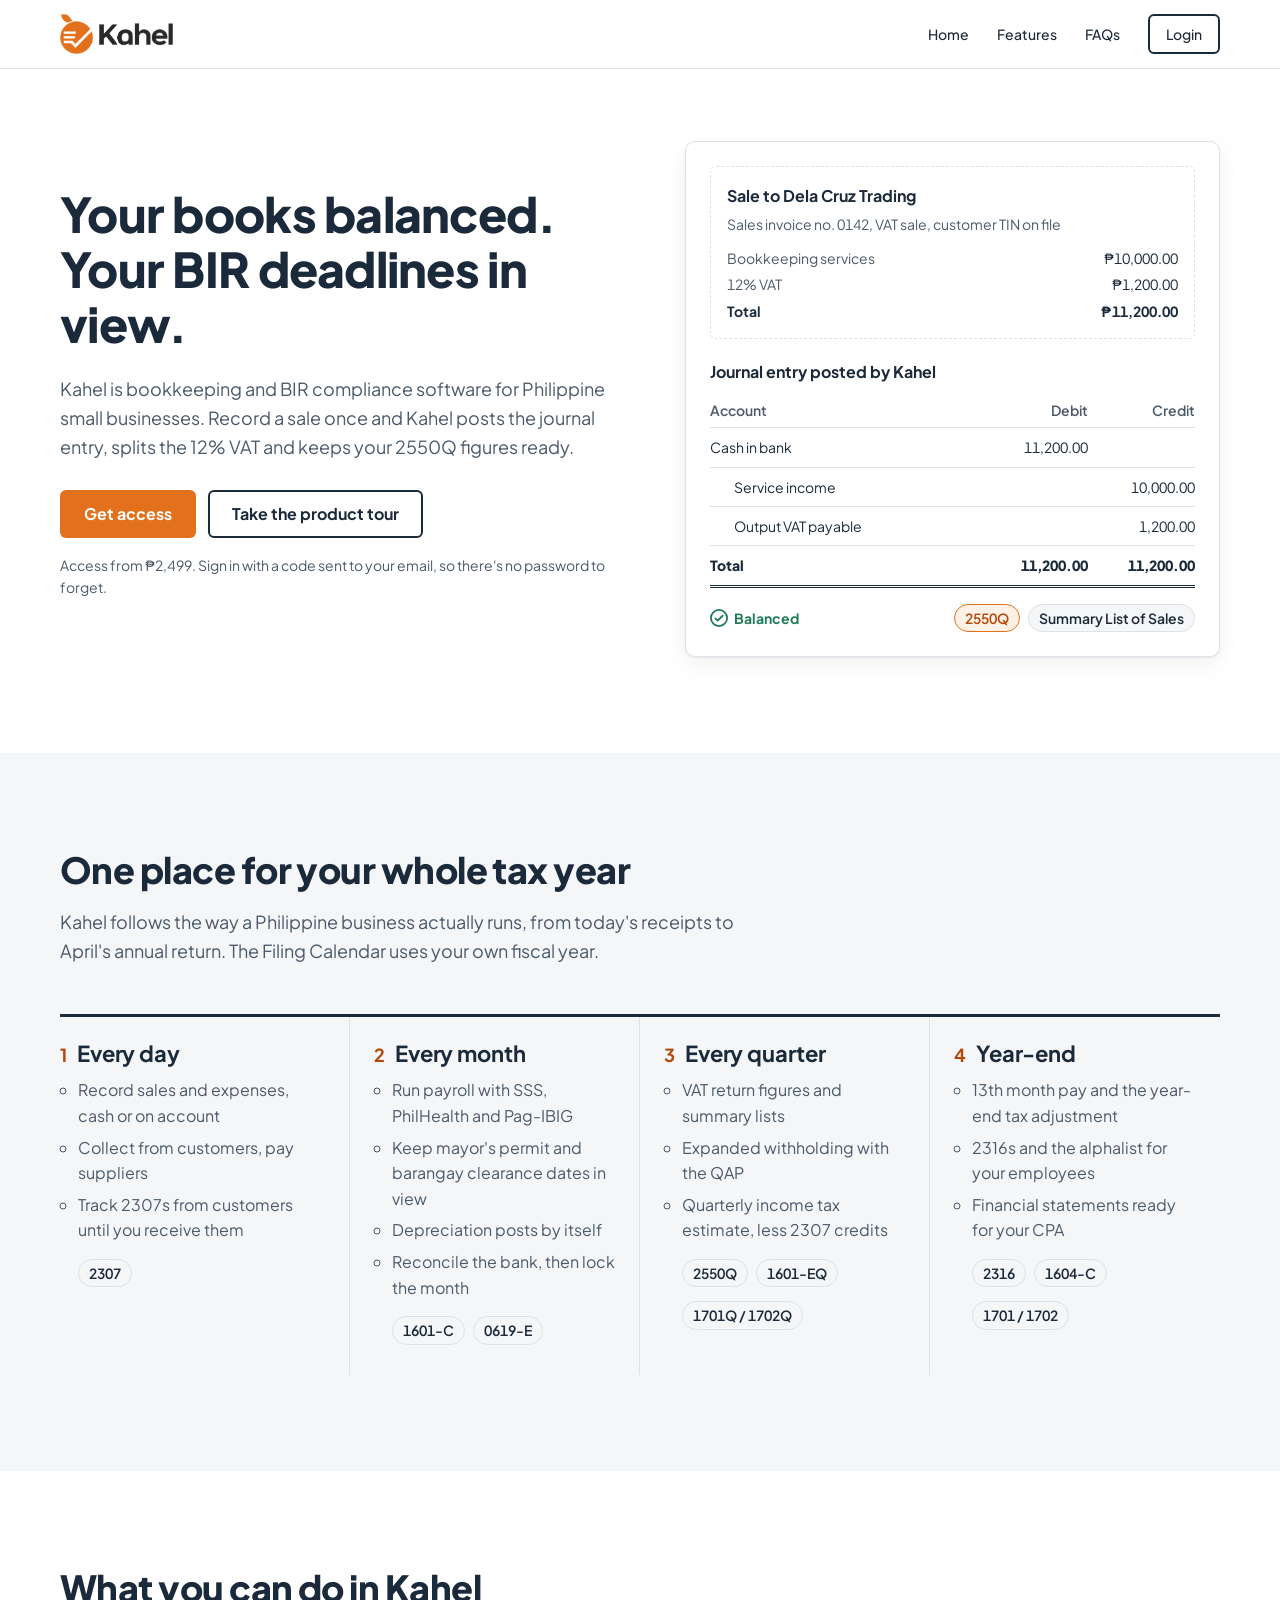
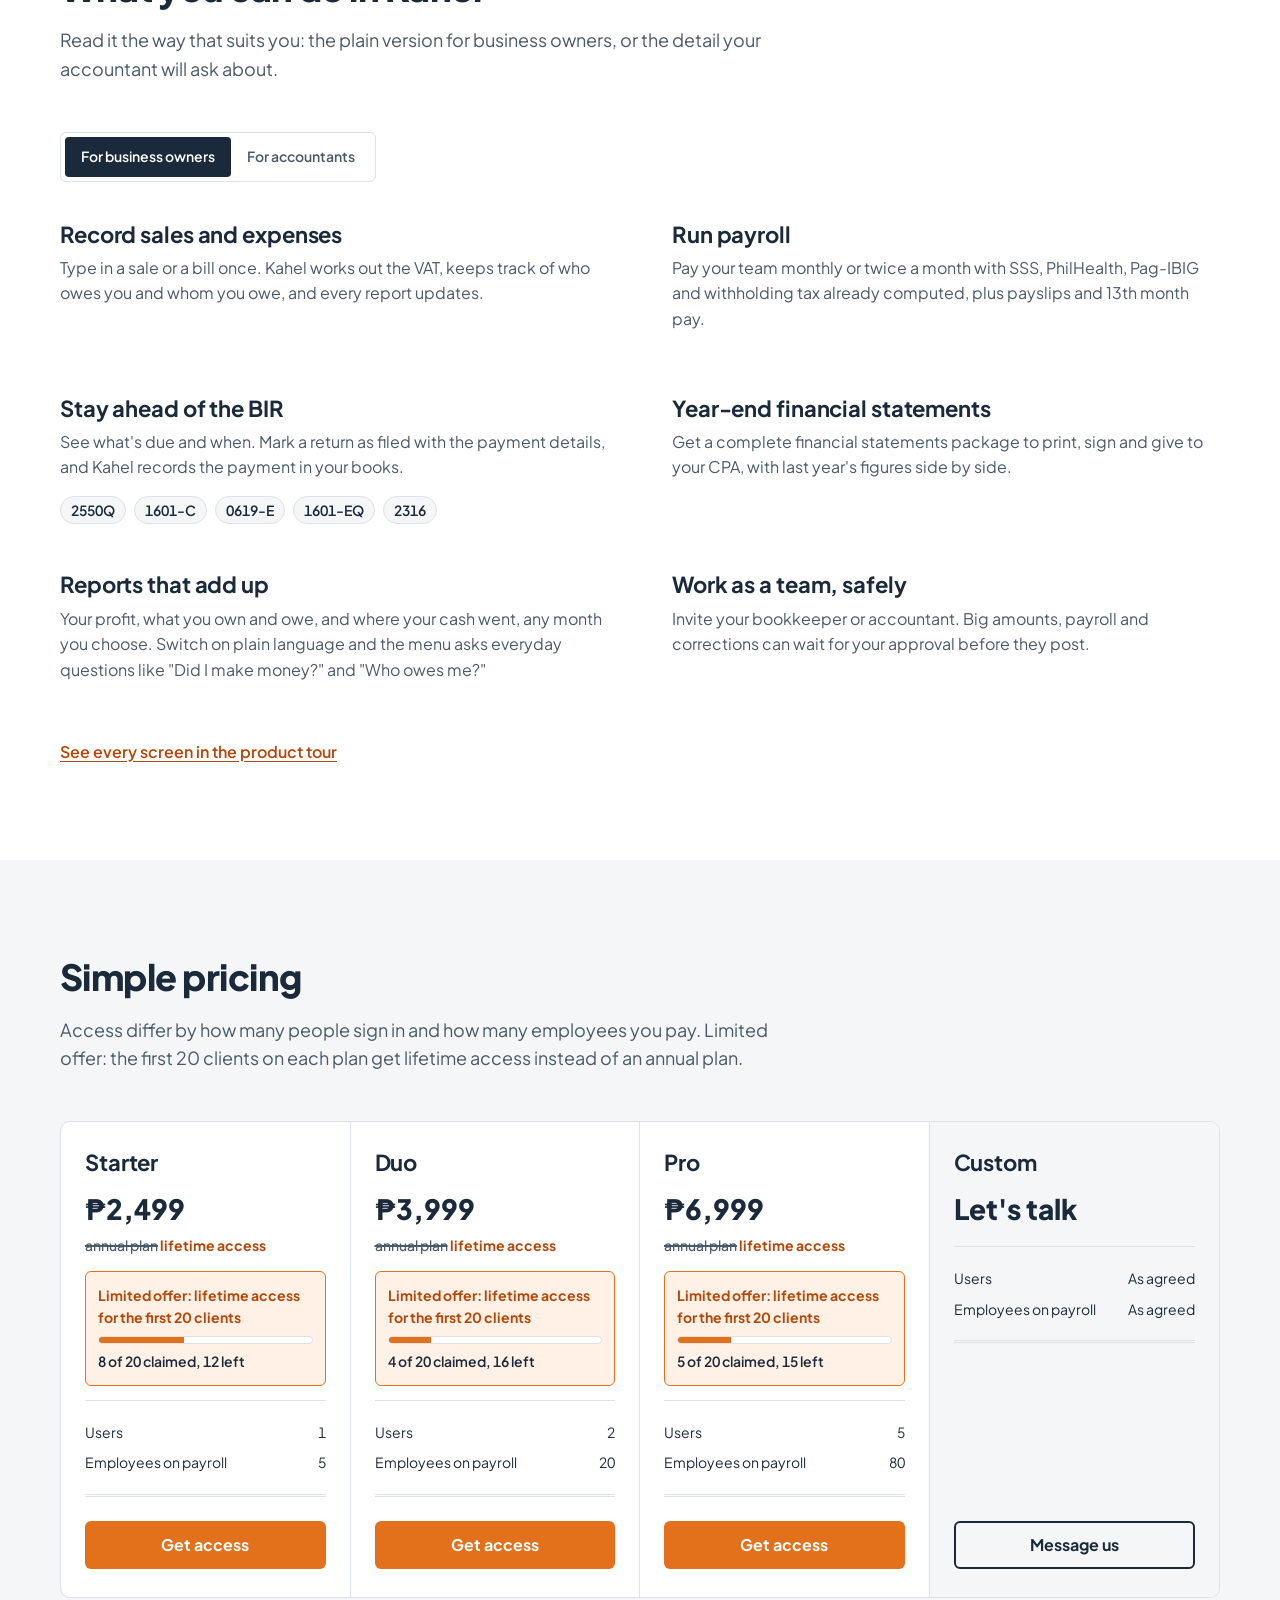
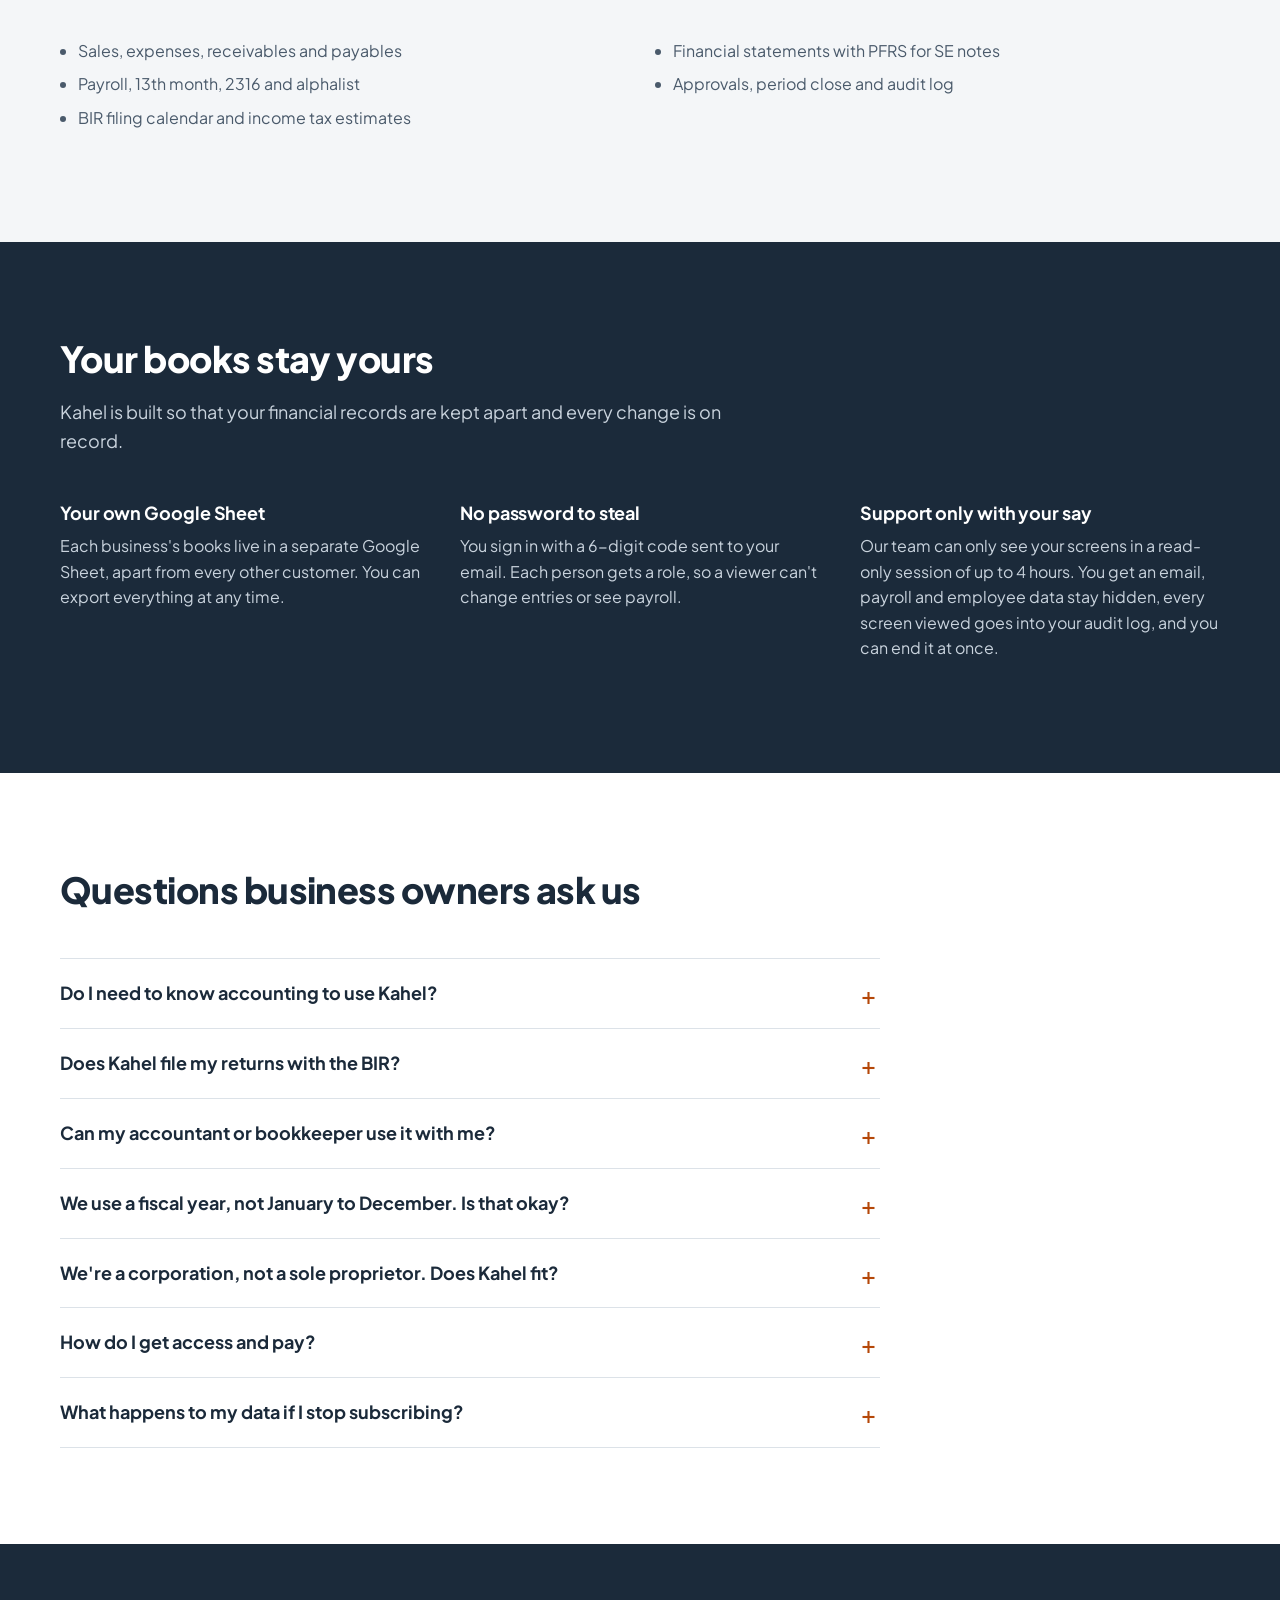
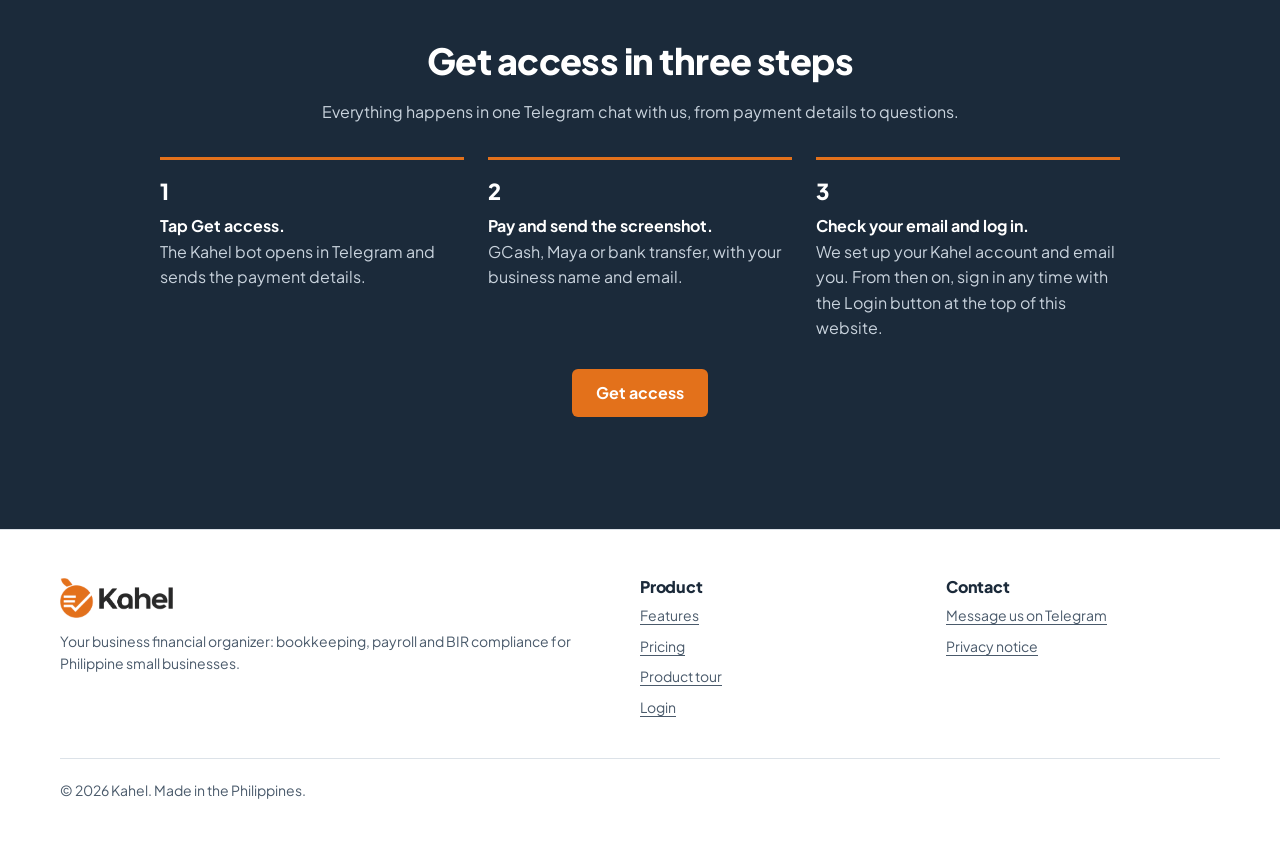
<file: index.html>
<!doctype html>
<html lang="en-PH">
<head>
  <meta charset="utf-8">
  <meta name="viewport" content="width=device-width, initial-scale=1">
  <title>Kahel: bookkeeping and BIR compliance for PH small businesses</title>
  <meta name="description" content="Record sales, expenses and payroll once. Kahel keeps balanced books, tracks your BIR deadlines and prepares your 2550Q, 2316 and year-end statements. Access from ₱2,499.">
  <link rel="canonical" href="https://librongkahel.online/">
  <meta property="og:url" content="https://librongkahel.online/">
  <meta property="og:type" content="website">
  <meta property="og:title" content="Kahel: your books balanced, your BIR deadlines in view">
  <meta property="og:description" content="Bookkeeping, payroll and BIR compliance for Philippine small businesses. Access from ₱2,499.">
  <meta name="twitter:card" content="summary_large_image">
  <meta name="theme-color" content="#E3711B">
  <link rel="icon" href="assets/img/favicon.png" type="image/png">
  <link rel="apple-touch-icon" href="assets/img/apple-touch-icon.png">
  <meta property="og:image" content="https://librongkahel.online/assets/img/og-image.jpg">
  <meta property="og:image:width" content="1200">
  <meta property="og:image:height" content="630">
  <link rel="preconnect" href="https://fonts.googleapis.com">
  <link rel="preconnect" href="https://fonts.gstatic.com" crossorigin>
  <link href="https://fonts.googleapis.com/css2?family=Plus+Jakarta+Sans:wght@400;500;600;700;800&display=swap" rel="stylesheet">
  <link rel="stylesheet" href="assets/css/styles.css">
  <script type="application/ld+json">
  {
    "@context": "https://schema.org",
    "@graph": [
      { "@type": "Organization", "name": "Kahel", "url": "https://librongkahel.online/", "logo": "https://librongkahel.online/assets/img/icon-512.png" },
      {
        "@type": "SoftwareApplication",
        "name": "Kahel",
        "applicationCategory": "BusinessApplication",
        "operatingSystem": "Web",
        "offers": [
          { "@type": "Offer", "name": "Starter", "price": "2499", "priceCurrency": "PHP" },
          { "@type": "Offer", "name": "Duo", "price": "3999", "priceCurrency": "PHP" },
          { "@type": "Offer", "name": "Pro", "price": "6999", "priceCurrency": "PHP" }
        ]
      }
    ]
  }
  </script>
</head>
<body>
<a class="skip" href="#main">Skip to content</a>

<header class="site-header">
  <div class="wrap">
    <a class="wordmark" href="index.html" aria-label="Kahel home"><img class="logo" src="assets/img/logo.png" alt="Kahel" width="102" height="36" onerror="this.replaceWith('Kahel')"></a>
    <button class="nav-toggle" type="button" aria-expanded="false" aria-controls="site-nav">Menu</button>
    <nav class="nav" id="site-nav" aria-label="Main">
      <a href="index.html">Home</a>
      <a href="index.html#features">Features</a>
      <a href="index.html#faq">FAQs</a>
      <a class="btn btn--secondary" href="#" data-signin>Login</a>
    </nav>
  </div>
</header>

<main id="main">

  <!-- Hero: a document becomes a balanced entry -->
  <section class="hero">
    <div class="wrap">
      <div>
        <h1>Your books balanced. Your BIR deadlines in view.</h1>
        <p class="hero-lede">Kahel is bookkeeping and BIR compliance software for Philippine small businesses. Record a sale once and Kahel posts the journal entry, splits the 12% VAT and keeps your 2550Q figures ready.</p>
        <div class="hero-actions">
          <a class="btn btn--primary" href="#" data-getaccess>Get access</a>
          <a class="btn btn--secondary" href="tour.html">Take the product tour</a>
        </div>
        <p class="hero-note">Access from ₱2,499. Sign in with a code sent to your email, so there's no password to forget.</p>
      </div>

      <figure class="entry-demo" aria-label="Example: a VAT sale of ₱11,200 recorded as a balanced journal entry">
        <div class="doc">
          <p class="doc-title">Sale to Dela Cruz Trading</p>
          <p class="doc-meta">Sales invoice no. 0142, VAT sale, customer TIN on file</p>
          <dl class="doc-rows num">
            <dt>Bookkeeping services</dt><dd>₱10,000.00</dd>
            <dt>12% VAT</dt><dd>₱1,200.00</dd>
            <dt class="doc-total">Total</dt><dd class="doc-total">₱11,200.00</dd>
          </dl>
        </div>
        <table class="ledger num">
          <caption>Journal entry posted by Kahel</caption>
          <thead><tr><th scope="col">Account</th><th scope="col" class="amt">Debit</th><th scope="col" class="amt">Credit</th></tr></thead>
          <tbody>
            <tr class="line"><td>Cash in bank</td><td class="amt">11,200.00</td><td class="amt"></td></tr>
            <tr class="line"><td class="cr-acct">Service income</td><td class="amt"></td><td class="amt">10,000.00</td></tr>
            <tr class="line"><td class="cr-acct">Output VAT payable</td><td class="amt"></td><td class="amt">1,200.00</td></tr>
          </tbody>
          <tfoot><tr><td>Total</td><td class="amt">11,200.00</td><td class="amt">11,200.00</td></tr></tfoot>
        </table>
        <div class="entry-foot">
          <span class="balanced">
            <svg viewBox="0 0 20 20" aria-hidden="true"><circle cx="10" cy="10" r="9" fill="none" stroke="currentColor" stroke-width="2"/><path d="M6 10.5l2.5 2.5L14 7.5" fill="none" stroke="currentColor" stroke-width="2" stroke-linecap="round" stroke-linejoin="round"/></svg>
            Balanced
          </span>
          <ul class="chips" aria-label="Where this sale shows up">
            <li><span class="chip chip--lit">2550Q</span></li>
            <li><span class="chip">Summary List of Sales</span></li>
          </ul>
        </div>
      </figure>
    </div>
  </section>

  <!-- The year's rhythm: a real sequence -->
  <section class="section section--mist" aria-labelledby="rhythm-title">
    <div class="wrap">
      <div class="section-head">
        <h2 id="rhythm-title">One place for your whole tax year</h2>
        <p>Kahel follows the way a Philippine business actually runs, from today's receipts to April's annual return. The Filing Calendar uses your own fiscal year.</p>
      </div>
      <ol class="rhythm">
        <li>
          <h3>Every day</h3>
          <ul>
            <li>Record sales and expenses, cash or on account</li>
            <li>Collect from customers, pay suppliers</li>
            <li>Track 2307s from customers until you receive them</li>
          </ul>
          <ul class="chips"><li><span class="chip">2307</span></li></ul>
        </li>
        <li>
          <h3>Every month</h3>
          <ul>
            <li>Run payroll with SSS, PhilHealth and Pag-IBIG</li>
            <li>Keep mayor's permit and barangay clearance dates in view</li>
            <li>Depreciation posts by itself</li>
            <li>Reconcile the bank, then lock the month</li>
          </ul>
          <ul class="chips"><li><span class="chip">1601-C</span></li><li><span class="chip">0619-E</span></li></ul>
        </li>
        <li>
          <h3>Every quarter</h3>
          <ul>
            <li>VAT return figures and summary lists</li>
            <li>Expanded withholding with the QAP</li>
            <li>Quarterly income tax estimate, less 2307 credits</li>
          </ul>
          <ul class="chips"><li><span class="chip">2550Q</span></li><li><span class="chip">1601-EQ</span></li><li><span class="chip">1701Q / 1702Q</span></li></ul>
        </li>
        <li>
          <h3>Year-end</h3>
          <ul>
            <li>13th month pay and the year-end tax adjustment</li>
            <li>2316s and the alphalist for your employees</li>
            <li>Financial statements ready for your CPA</li>
          </ul>
          <ul class="chips"><li><span class="chip">2316</span></li><li><span class="chip">1604-C</span></li><li><span class="chip">1701 / 1702</span></li></ul>
        </li>
      </ol>
    </div>
  </section>

  <!-- Features with audience switch -->
  <section class="section" id="features" aria-labelledby="features-title">
    <div class="wrap">
      <div class="section-head">
        <h2 id="features-title">What you can do in Kahel</h2>
        <p>Read it the way that suits you: the plain version for business owners, or the detail your accountant will ask about.</p>
      </div>
      <div class="switch" role="group" aria-label="Show details for" data-switch="feature-list">
        <button type="button" value="owner" aria-pressed="true">For business owners</button>
        <button type="button" value="cpa" aria-pressed="false">For accountants</button>
      </div>

      <div class="features" id="feature-list" data-audience="owner">
        <div class="feature">
          <h3>Record sales and expenses</h3>
          <p class="for-owner">Type in a sale or a bill once. Kahel works out the VAT, keeps track of who owes you and whom you owe, and every report updates.</p>
          <p class="for-cpa">Compound lines with a VAT split per line, withholding received and deducted, multi-invoice settlements, and a customer and supplier directory with TINs for the BIR lists. Every document posts a balanced double-entry journal entry.</p>
        </div>
        <div class="feature">
          <h3>Run payroll</h3>
          <p class="for-owner">Pay your team monthly or twice a month with SSS, PhilHealth, Pag-IBIG and withholding tax already computed, plus payslips and 13th month pay.</p>
          <p class="for-cpa">Enrolment switches for employees not yet registered, payroll history per employee, 13th month with partial payments, year-end annualization (refund or collect), 2316 worksheets and the 1604-C alphalist CSV.</p>
        </div>
        <div class="feature">
          <h3>Stay ahead of the BIR</h3>
          <p class="for-owner">See what's due and when. Mark a return as filed with the payment details, and Kahel records the payment in your books.</p>
          <p class="for-cpa">Fiscal-year-aware BIR, SEC and statutory calendar; income tax estimates (graduated, 8%, RCIT/MCIT); 2307 tracking where only received certificates count as credits; BIR working papers #10 to #18 in CSV, XLSX and print.</p>
          <ul class="chips"><li><span class="chip">2550Q</span></li><li><span class="chip">1601-C</span></li><li><span class="chip">0619-E</span></li><li><span class="chip">1601-EQ</span></li><li><span class="chip">2316</span></li></ul>
        </div>
        <div class="feature">
          <h3>Year-end financial statements</h3>
          <p class="for-owner">Get a complete financial statements package to print, sign and give to your CPA, with last year's figures side by side.</p>
          <p class="for-cpa">Cover, SMR, four statements with prior-year comparatives, eight notes following PFRS for Small Entities and a tax note. Five automatic checks before it builds; export to PDF or a Google Doc shared with you.</p>
        </div>
        <div class="feature">
          <h3>Reports that add up</h3>
          <p class="for-owner">Your profit, what you own and owe, and where your cash went, any month you choose. Switch on plain language and the menu asks everyday questions like "Did I make money?" and "Who owes me?"</p>
          <p class="for-cpa">General ledger, trial balance, P&amp;L, balance sheet, cash flow, changes in equity and ratios, all computed from journal lines. Philippine chart of accounts with BIR and RCA codes; fixed assets, periodic inventory and bank reconciliation.</p>
        </div>
        <div class="feature">
          <h3>Work as a team, safely</h3>
          <p class="for-owner">Invite your bookkeeper or accountant. Big amounts, payroll and corrections can wait for your approval before they post.</p>
          <p class="for-cpa">Owner, Accountant, Bookkeeper and Viewer roles; approval workflows; voids only in open months with no filed return, otherwise a dated reversal; month-end period close; a full audit log of every action.</p>
        </div>
      </div>
      <p class="tour-link"><a href="tour.html">See every screen in the product tour</a></p>
    </div>
  </section>

  <!-- Pricing -->
  <section class="section section--mist" id="pricing" aria-labelledby="pricing-title">
    <div class="wrap">
      <div class="section-head">
        <h2 id="pricing-title">Simple pricing</h2>
        <p>Access differ by how many people sign in and how many employees you pay. Limited offer: the first 20 clients on each plan get lifetime access instead of an annual plan.</p>
      </div>
      <div class="plans">
        <div class="plan" data-plan-card="starter">
          <h3>Starter</h3>
          <p class="price">₱2,499 <small><s data-annual>annual plan</s> <span data-term>lifetime access</span></small></p>
          <div class="offer" data-offer>
            <p class="offer-title">Limited offer: lifetime access for the first <span data-total>20</span> clients</p>
            <div class="meter" role="progressbar" aria-label="Starter lifetime slots claimed" aria-valuemin="0" aria-valuemax="20" aria-valuenow="8" data-meter><span style="width:40%"></span></div>
            <p class="offer-count num" data-offer-count>8 of 20 claimed, 12 left</p>
          </div>
          <ul class="limits"><li><span>Users</span><span>1</span></li><li><span>Employees on payroll</span><span>5</span></li></ul>
          <a class="btn btn--primary" href="#" data-getaccess data-plan="starter">Get access</a>
        </div>
        <div class="plan" data-plan-card="duo">
          <h3>Duo</h3>
          <p class="price">₱3,999 <small><s data-annual>annual plan</s> <span data-term>lifetime access</span></small></p>
          <div class="offer" data-offer>
            <p class="offer-title">Limited offer: lifetime access for the first <span data-total>20</span> clients</p>
            <div class="meter" role="progressbar" aria-label="Duo lifetime slots claimed" aria-valuemin="0" aria-valuemax="20" aria-valuenow="15" data-meter><span style="width:75%"></span></div>
            <p class="offer-count num" data-offer-count>15 of 20 claimed, 5 left</p>
          </div>
          <ul class="limits"><li><span>Users</span><span>2</span></li><li><span>Employees on payroll</span><span>20</span></li></ul>
          <a class="btn btn--primary" href="#" data-getaccess data-plan="duo">Get access</a>
        </div>
        <div class="plan" data-plan-card="pro">
          <h3>Pro</h3>
          <p class="price">₱6,999 <small><s data-annual>annual plan</s> <span data-term>lifetime access</span></small></p>
          <div class="offer" data-offer>
            <p class="offer-title">Limited offer: lifetime access for the first <span data-total>20</span> clients</p>
            <div class="meter" role="progressbar" aria-label="Pro lifetime slots claimed" aria-valuemin="0" aria-valuemax="20" aria-valuenow="18" data-meter><span style="width:90%"></span></div>
            <p class="offer-count num" data-offer-count>18 of 20 claimed, 2 left</p>
          </div>
          <ul class="limits"><li><span>Users</span><span>5</span></li><li><span>Employees on payroll</span><span>80</span></li></ul>
          <a class="btn btn--primary" href="#" data-getaccess data-plan="pro">Get access</a>
        </div>
        <div class="plan">
          <h3>Custom</h3>
          <p class="price">Let's talk</p>
          <ul class="limits"><li><span>Users</span><span>As agreed</span></li><li><span>Employees on payroll</span><span>As agreed</span></li></ul>
          <a class="btn btn--secondary" href="#" data-getaccess data-plan="custom">Message us</a>
        </div>
      </div>
      <ul class="includes">
        <li>Sales, expenses, receivables and payables</li>
        <li>Payroll, 13th month, 2316 and alphalist</li>
        <li>BIR filing calendar and income tax estimates</li>
        <li>Financial statements with PFRS for SE notes</li>
        <li>Approvals, period close and audit log</li>
      </ul>
    </div>
  </section>

  <!-- Data safety -->
  <section class="section section--ink" aria-labelledby="data-title">
    <div class="wrap">
      <div class="section-head">
        <h2 id="data-title">Your books stay yours</h2>
        <p>Kahel is built so that your financial records are kept apart and every change is on record.</p>
      </div>
      <div class="facts">
        <div>
          <h3>Your own Google Sheet</h3>
          <p>Each business's books live in a separate Google Sheet, apart from every other customer. You can export everything at any time.</p>
        </div>
        <div>
          <h3>No password to steal</h3>
          <p>You sign in with a 6-digit code sent to your email. Each person gets a role, so a viewer can't change entries or see payroll.</p>
        </div>
        <div>
          <h3>Support only with your say</h3>
          <p>Our team can only see your screens in a read-only session of up to 4 hours. You get an email, payroll and employee data stay hidden, every screen viewed goes into your audit log, and you can end it at once.</p>
        </div>
      </div>
    </div>
  </section>

  <!-- FAQ -->
  <section class="section" id="faq" aria-labelledby="faq-title">
    <div class="wrap">
      <div class="section-head"><h2 id="faq-title">Questions business owners ask us</h2></div>
      <div class="faq">
        <details>
          <summary>Do I need to know accounting to use Kahel?</summary>
          <p>No. You record what happened (a sale, a bill, a payment) and Kahel makes the journal entries. Plain-language mode swaps terms like "accounts receivable" for "money you're owed". Your accountant can still see the full detail.</p>
        </details>
        <details>
          <summary>Does Kahel file my returns with the BIR?</summary>
          <p>Kahel prepares the figures, worksheets and lists and tells you when each return is due. You or your accountant still file and pay through the BIR's own channels, then mark the return as filed in Kahel.</p>
        </details>
        <details>
          <summary>Can my accountant or bookkeeper use it with me?</summary>
          <p>Yes. Invite them by email and choose their role. Each person who signs in uses one user seat on your plan.</p>
        </details>
        <details>
          <summary>We use a fiscal year, not January to December. Is that okay?</summary>
          <p>Yes. Set your fiscal year during setup and the filing calendar, reports and financial statements follow it.</p>
        </details>
        <details>
          <summary>We're a corporation, not a sole proprietor. Does Kahel fit?</summary>
          <p>Kahel supports sole proprietorships, one-person corporations and corporations, VAT and non-VAT, service or retail and food. Income tax estimates cover graduated rates, the 8% option and corporate RCIT and MCIT.</p>
        </details>
        <details>
          <summary>How do I get access and pay?</summary>
          <p>Tap Get access and our Telegram bot sends the payment details right away. Pay by GCash, Maya or bank transfer, send the screenshot in the same chat, and we set up your account. You get an Acknowledgement Receipt by email, and annual access get a reminder before each renewal.</p>
        </details>
        <details>
          <summary>What happens to my data if I stop subscribing?</summary>
          <p>The business owner and the accountant can still sign in to a "Your data" screen during a retention period and download all your records. We email notices 30, 7 and 1 day before anything is deleted.</p>
        </details>
      </div>
    </div>
  </section>

  <!-- Get access -->
  <section class="section section--ink cta-band" id="get-access" aria-labelledby="access-title">
    <div class="wrap">
      <h2 id="access-title">Get access in three steps</h2>
      <p>Everything happens in one Telegram chat with us, from payment details to questions.</p>
      <ol class="steps">
        <li><strong>Tap Get access.</strong> The Kahel bot opens in Telegram and sends the payment details.</li>
        <li><strong>Pay and send the screenshot.</strong> GCash, Maya or bank transfer, with your business name and email.</li>
        <li><strong>Check your email and log in.</strong> We set up your Kahel account and email you. From then on, sign in any time with the Login button at the top of this website.</li>
      </ol>
      <div class="hero-actions">
        <a class="btn btn--primary" href="#" data-getaccess>Get access</a>
      </div>
    </div>
  </section>

</main>

<footer class="site-footer">
  <div class="wrap">
    <div class="footer-grid">
      <div>
        <a class="wordmark" href="index.html" aria-label="Kahel home"><img class="logo" src="assets/img/logo.png" alt="Kahel" width="102" height="36" onerror="this.replaceWith('Kahel')"></a>
        <p>Your business financial organizer: bookkeeping, payroll and BIR compliance for Philippine small businesses.</p>
      </div>
      <div>
        <h2>Product</h2>
        <ul>
          <li><a href="index.html#features">Features</a></li>
          <li><a href="index.html#pricing">Pricing</a></li>
          <li><a href="tour.html">Product tour</a></li>
          <li><a href="#" data-signin>Login</a></li>
        </ul>
      </div>
      <div>
        <h2>Contact</h2>
        <ul>
          <li><a href="#" data-getaccess>Message us on Telegram</a></li>
          <li><a href="#" data-email></a></li>
          <li><a href="privacy.html">Privacy notice</a></li>
        </ul>
      </div>
    </div>
    <p class="footer-base">© <span data-year>2026</span> Kahel. Made in the Philippines.</p>
  </div>
</footer>

<script src="assets/js/site.js"></script>
</body>
</html>
</file>
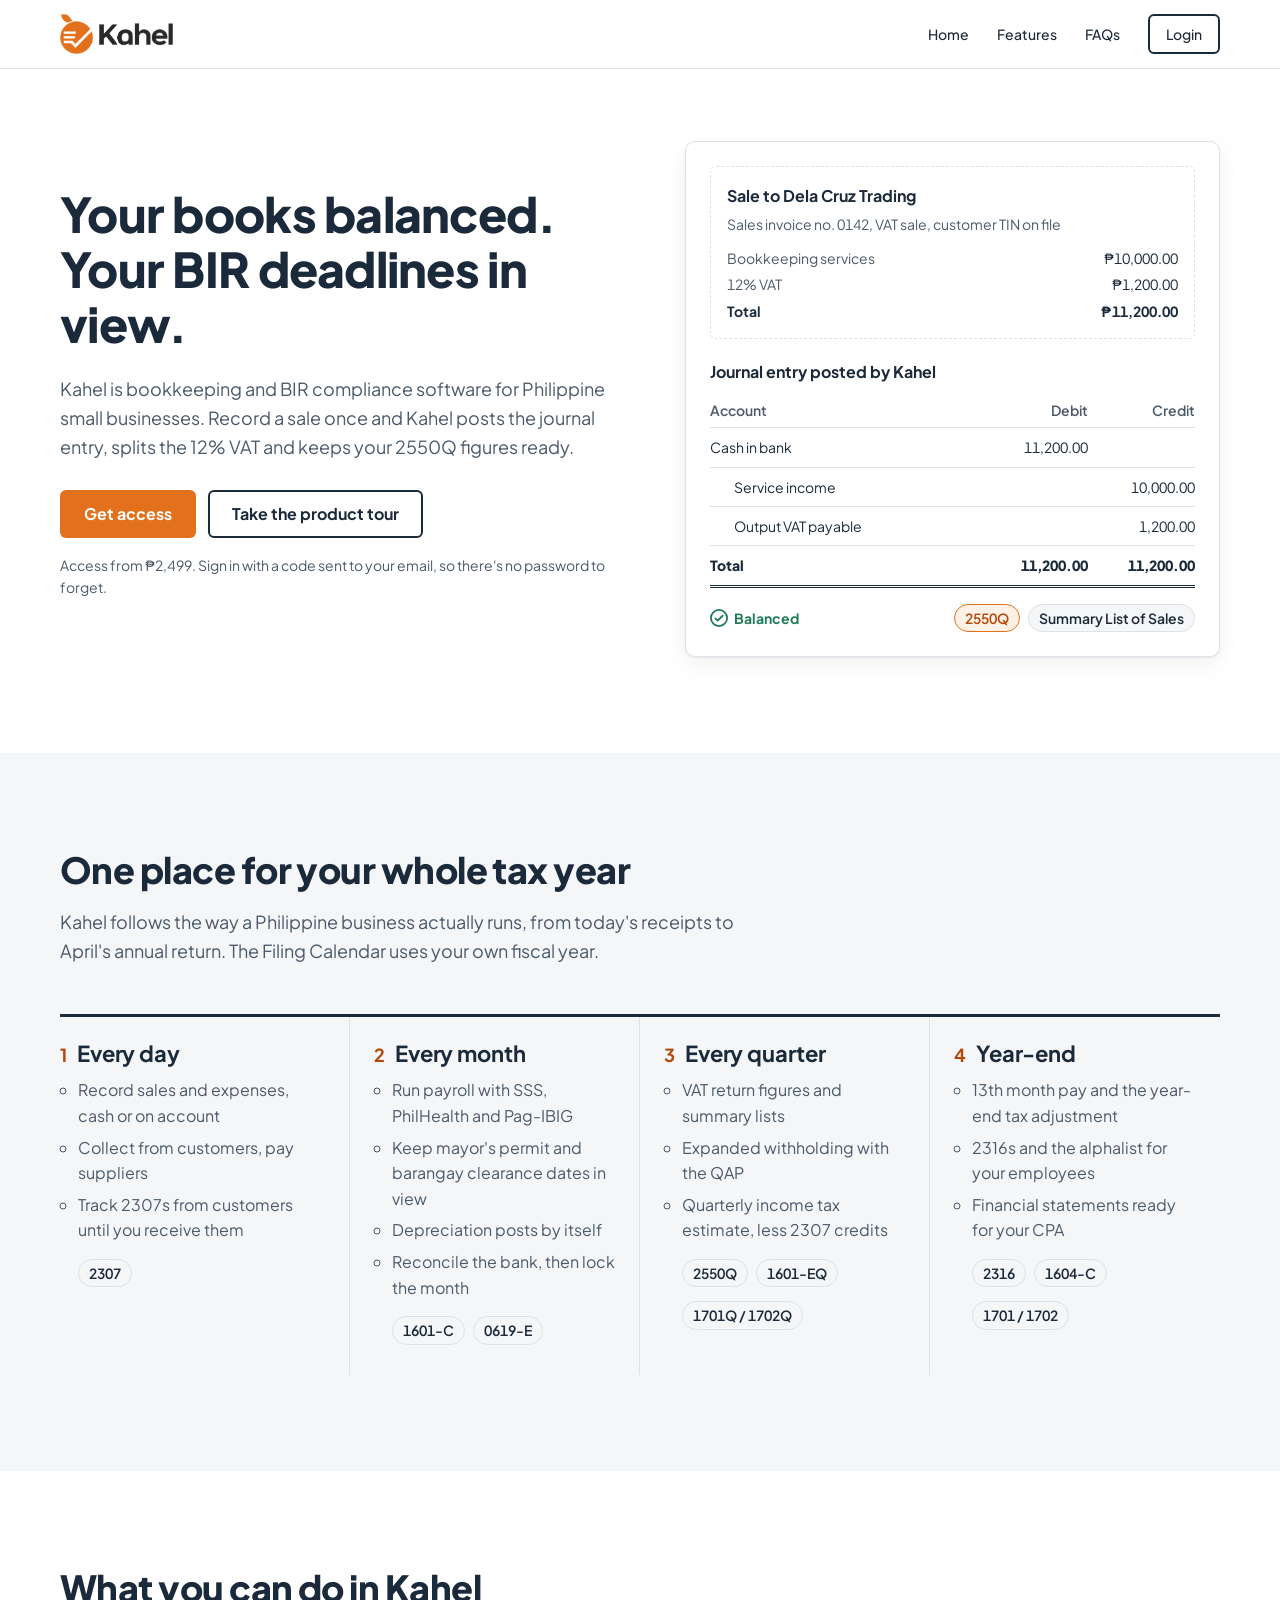
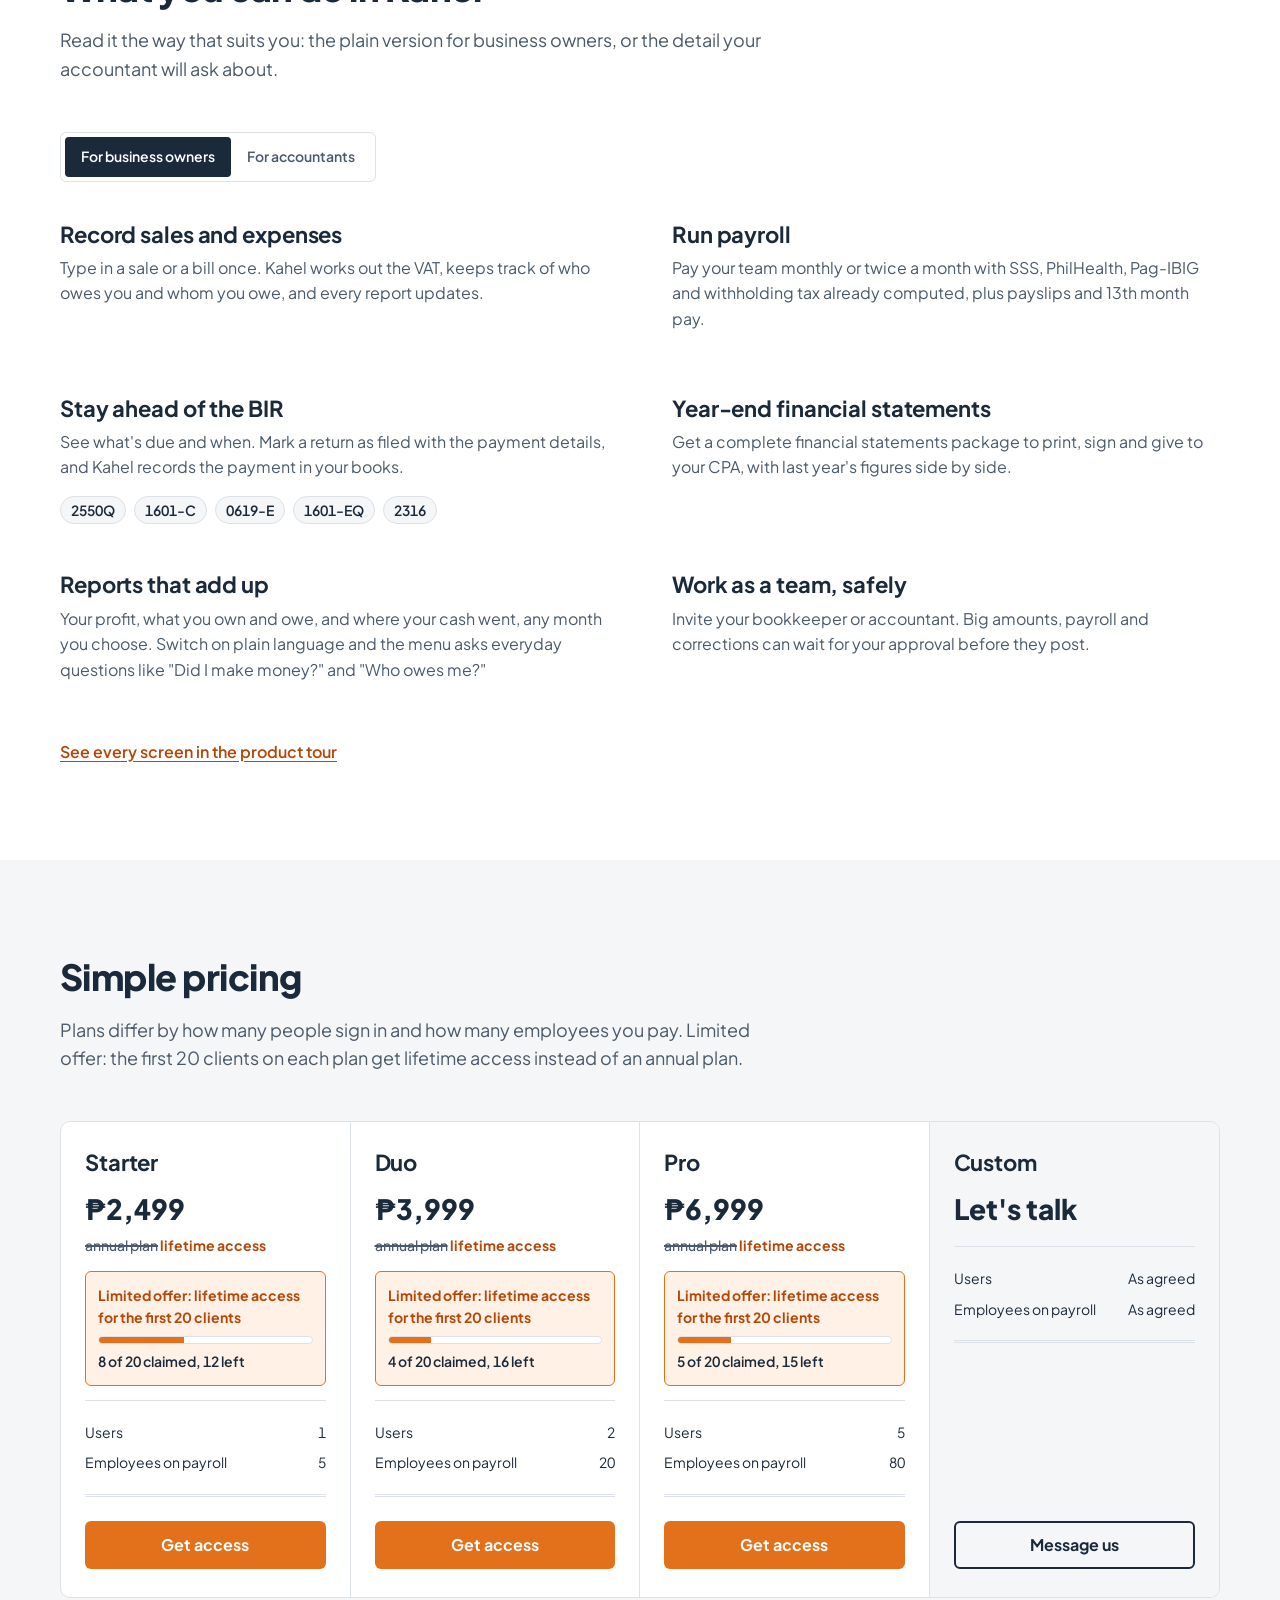
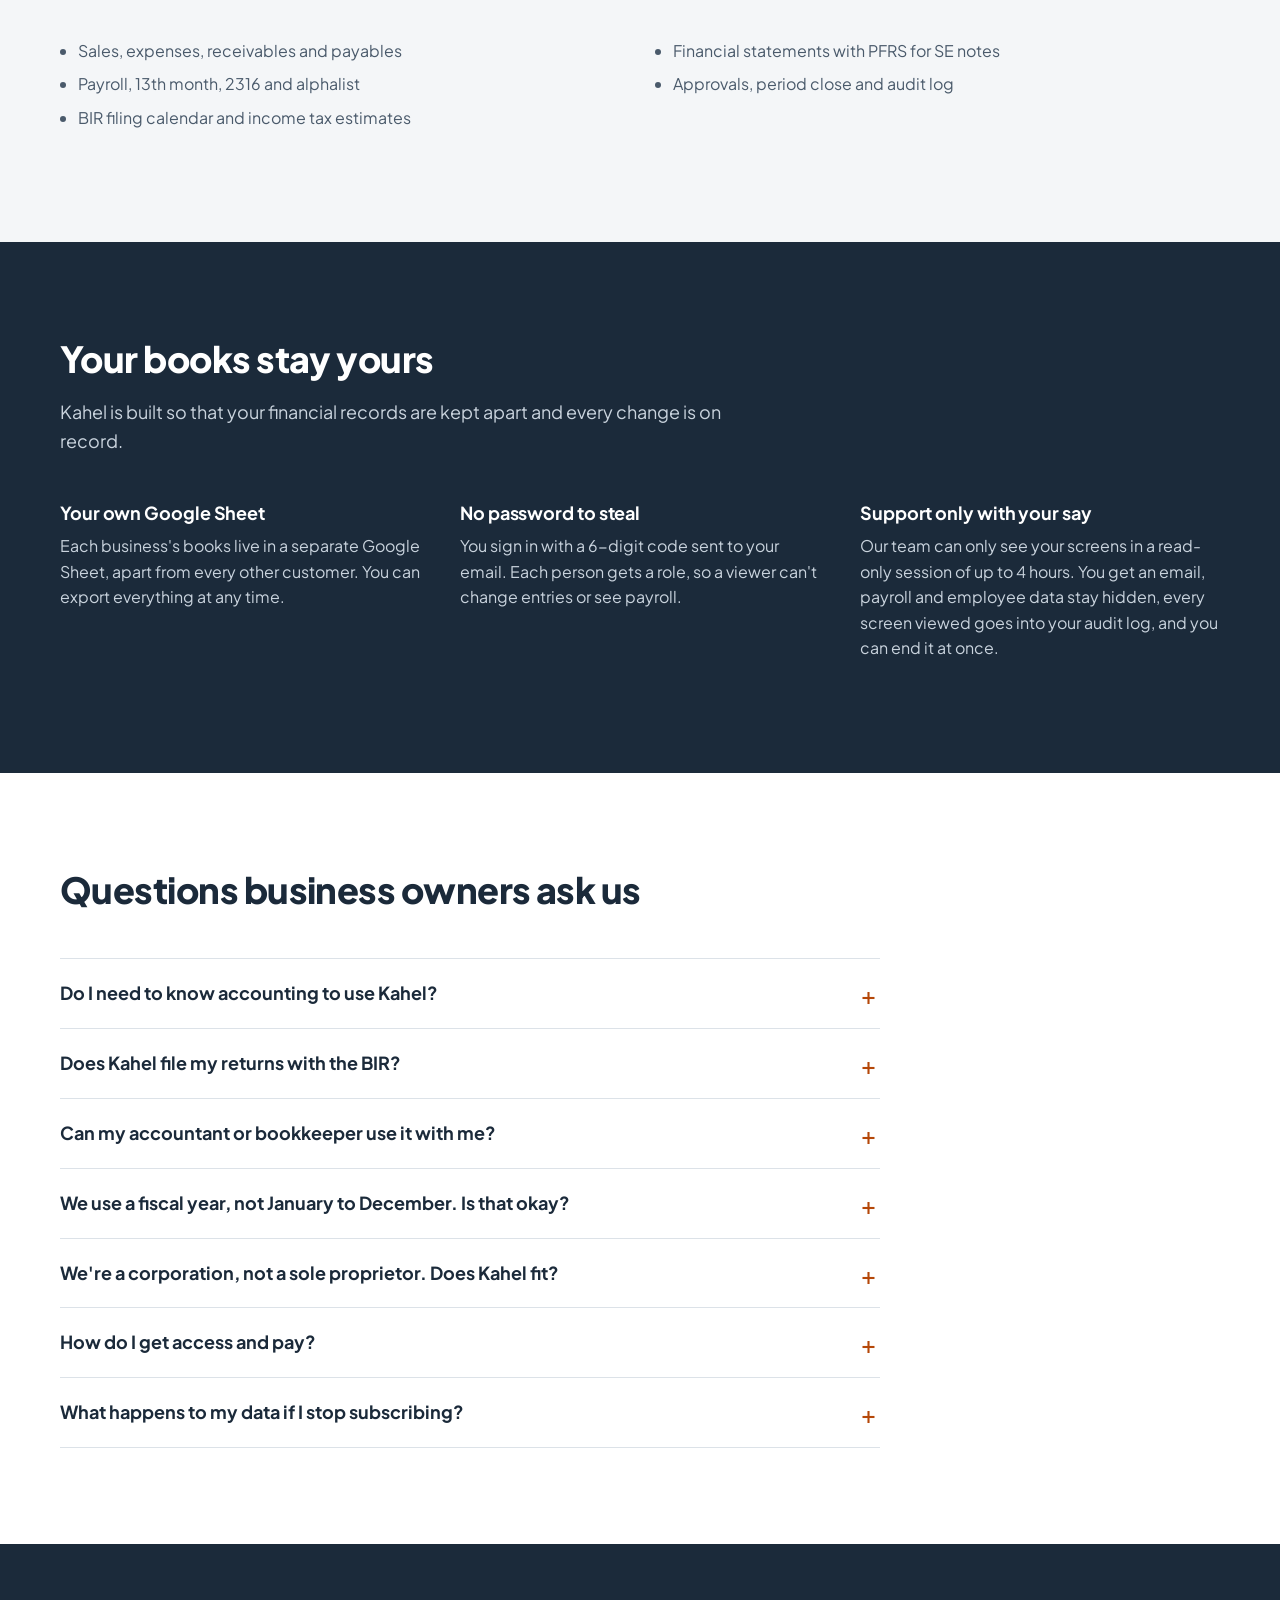
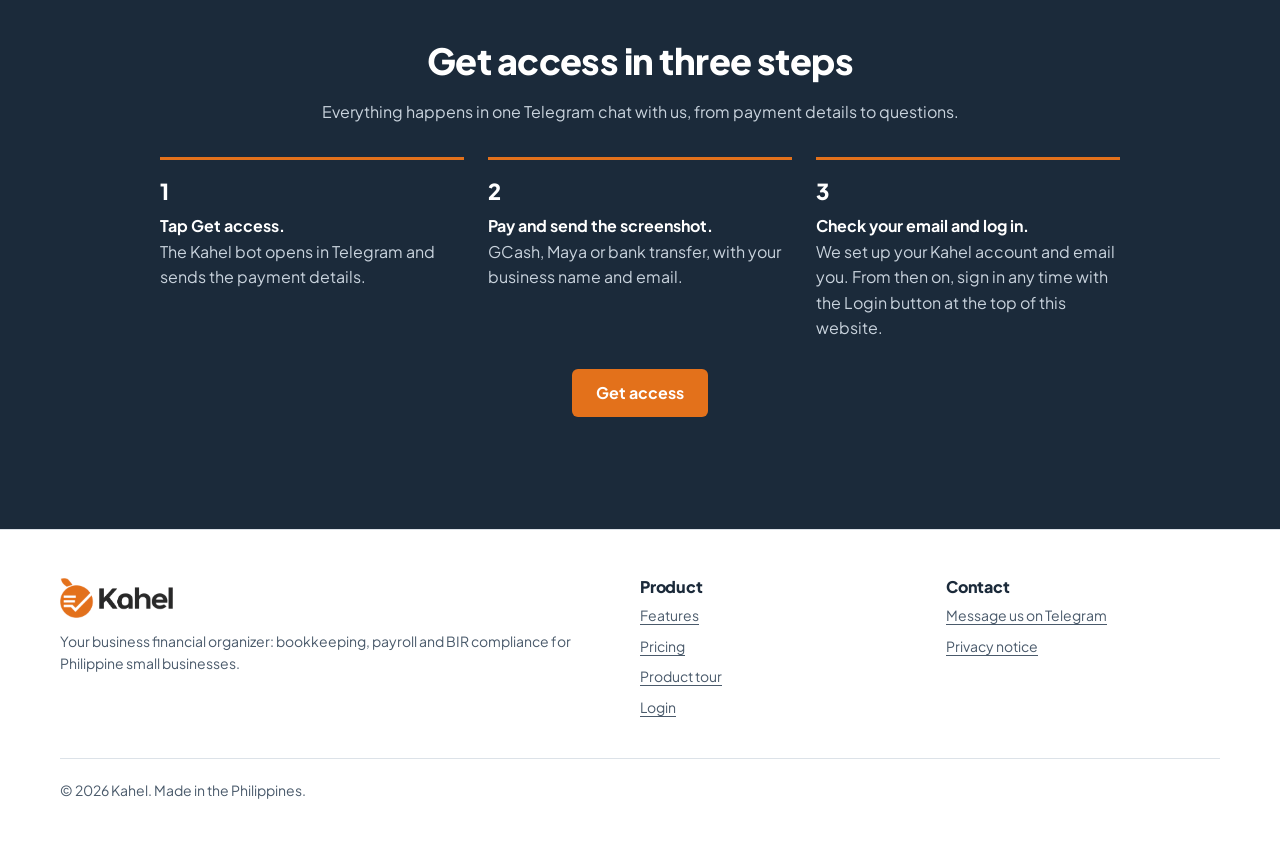
<file: index (2).html>
<!doctype html>
<html lang="en-PH">
<head>
  <meta charset="utf-8">
  <meta name="viewport" content="width=device-width, initial-scale=1">
  <title>Kahel: bookkeeping and BIR compliance for PH small businesses</title>
  <meta name="description" content="Record sales, expenses and payroll once. Kahel keeps balanced books, tracks your BIR deadlines and prepares your 2550Q, 2316 and year-end statements. Access from ₱2,499.">
  <link rel="canonical" href="https://librongkahel.online/">
  <meta property="og:url" content="https://librongkahel.online/">
  <meta property="og:type" content="website">
  <meta property="og:title" content="Kahel: your books balanced, your BIR deadlines in view">
  <meta property="og:description" content="Bookkeeping, payroll and BIR compliance for Philippine small businesses. Access from ₱2,499.">
  <meta name="twitter:card" content="summary_large_image">
  <meta name="theme-color" content="#E3711B">
  <link rel="icon" href="assets/img/favicon.png" type="image/png">
  <link rel="apple-touch-icon" href="assets/img/apple-touch-icon.png">
  <meta property="og:image" content="https://librongkahel.online/assets/img/og-image.jpg">
  <meta property="og:image:width" content="1200">
  <meta property="og:image:height" content="630">
  <link rel="preconnect" href="https://fonts.googleapis.com">
  <link rel="preconnect" href="https://fonts.gstatic.com" crossorigin>
  <link href="https://fonts.googleapis.com/css2?family=Plus+Jakarta+Sans:wght@400;500;600;700;800&display=swap" rel="stylesheet">
  <link rel="stylesheet" href="assets/css/styles.css">
  <script type="application/ld+json">
  {
    "@context": "https://schema.org",
    "@graph": [
      { "@type": "Organization", "name": "Kahel", "url": "https://librongkahel.online/", "logo": "https://librongkahel.online/assets/img/icon-512.png" },
      {
        "@type": "SoftwareApplication",
        "name": "Kahel",
        "applicationCategory": "BusinessApplication",
        "operatingSystem": "Web",
        "offers": [
          { "@type": "Offer", "name": "Starter", "price": "2499", "priceCurrency": "PHP" },
          { "@type": "Offer", "name": "Duo", "price": "3999", "priceCurrency": "PHP" },
          { "@type": "Offer", "name": "Pro", "price": "6999", "priceCurrency": "PHP" }
        ]
      }
    ]
  }
  </script>
</head>
<body>
<a class="skip" href="#main">Skip to content</a>

<header class="site-header">
  <div class="wrap">
    <a class="wordmark" href="index.html" aria-label="Kahel home"><img class="logo" src="assets/img/logo.png" alt="Kahel" width="102" height="36" onerror="this.replaceWith('Kahel')"></a>
    <button class="nav-toggle" type="button" aria-expanded="false" aria-controls="site-nav">Menu</button>
    <nav class="nav" id="site-nav" aria-label="Main">
      <a href="index.html">Home</a>
      <a href="index.html#features">Features</a>
      <a href="index.html#faq">FAQs</a>
      <a class="btn btn--secondary" href="#" data-signin>Login</a>
    </nav>
  </div>
</header>

<main id="main">

  <!-- Hero: a document becomes a balanced entry -->
  <section class="hero">
    <div class="wrap">
      <div>
        <h1>Your books balanced. Your BIR deadlines in view.</h1>
        <p class="hero-lede">Kahel is bookkeeping and BIR compliance software for Philippine small businesses. Record a sale once and Kahel posts the journal entry, splits the 12% VAT and keeps your 2550Q figures ready.</p>
        <div class="hero-actions">
          <a class="btn btn--primary" href="#" data-getaccess>Get access</a>
          <a class="btn btn--secondary" href="tour.html">Take the product tour</a>
        </div>
        <p class="hero-note">Access from ₱2,499. Sign in with a code sent to your email, so there's no password to forget.</p>
      </div>

      <figure class="entry-demo" aria-label="Example: a VAT sale of ₱11,200 recorded as a balanced journal entry">
        <div class="doc">
          <p class="doc-title">Sale to Dela Cruz Trading</p>
          <p class="doc-meta">Sales invoice no. 0142, VAT sale, customer TIN on file</p>
          <dl class="doc-rows num">
            <dt>Bookkeeping services</dt><dd>₱10,000.00</dd>
            <dt>12% VAT</dt><dd>₱1,200.00</dd>
            <dt class="doc-total">Total</dt><dd class="doc-total">₱11,200.00</dd>
          </dl>
        </div>
        <table class="ledger num">
          <caption>Journal entry posted by Kahel</caption>
          <thead><tr><th scope="col">Account</th><th scope="col" class="amt">Debit</th><th scope="col" class="amt">Credit</th></tr></thead>
          <tbody>
            <tr class="line"><td>Cash in bank</td><td class="amt">11,200.00</td><td class="amt"></td></tr>
            <tr class="line"><td class="cr-acct">Service income</td><td class="amt"></td><td class="amt">10,000.00</td></tr>
            <tr class="line"><td class="cr-acct">Output VAT payable</td><td class="amt"></td><td class="amt">1,200.00</td></tr>
          </tbody>
          <tfoot><tr><td>Total</td><td class="amt">11,200.00</td><td class="amt">11,200.00</td></tr></tfoot>
        </table>
        <div class="entry-foot">
          <span class="balanced">
            <svg viewBox="0 0 20 20" aria-hidden="true"><circle cx="10" cy="10" r="9" fill="none" stroke="currentColor" stroke-width="2"/><path d="M6 10.5l2.5 2.5L14 7.5" fill="none" stroke="currentColor" stroke-width="2" stroke-linecap="round" stroke-linejoin="round"/></svg>
            Balanced
          </span>
          <ul class="chips" aria-label="Where this sale shows up">
            <li><span class="chip chip--lit">2550Q</span></li>
            <li><span class="chip">Summary List of Sales</span></li>
          </ul>
        </div>
      </figure>
    </div>
  </section>

  <!-- The year's rhythm: a real sequence -->
  <section class="section section--mist" aria-labelledby="rhythm-title">
    <div class="wrap">
      <div class="section-head">
        <h2 id="rhythm-title">One place for your whole tax year</h2>
        <p>Kahel follows the way a Philippine business actually runs, from today's receipts to April's annual return. The Filing Calendar uses your own fiscal year.</p>
      </div>
      <ol class="rhythm">
        <li>
          <h3>Every day</h3>
          <ul>
            <li>Record sales and expenses, cash or on account</li>
            <li>Collect from customers, pay suppliers</li>
            <li>Track 2307s from customers until you receive them</li>
          </ul>
          <ul class="chips"><li><span class="chip">2307</span></li></ul>
        </li>
        <li>
          <h3>Every month</h3>
          <ul>
            <li>Run payroll with SSS, PhilHealth and Pag-IBIG</li>
            <li>Keep mayor's permit and barangay clearance dates in view</li>
            <li>Depreciation posts by itself</li>
            <li>Reconcile the bank, then lock the month</li>
          </ul>
          <ul class="chips"><li><span class="chip">1601-C</span></li><li><span class="chip">0619-E</span></li></ul>
        </li>
        <li>
          <h3>Every quarter</h3>
          <ul>
            <li>VAT return figures and summary lists</li>
            <li>Expanded withholding with the QAP</li>
            <li>Quarterly income tax estimate, less 2307 credits</li>
          </ul>
          <ul class="chips"><li><span class="chip">2550Q</span></li><li><span class="chip">1601-EQ</span></li><li><span class="chip">1701Q / 1702Q</span></li></ul>
        </li>
        <li>
          <h3>Year-end</h3>
          <ul>
            <li>13th month pay and the year-end tax adjustment</li>
            <li>2316s and the alphalist for your employees</li>
            <li>Financial statements ready for your CPA</li>
          </ul>
          <ul class="chips"><li><span class="chip">2316</span></li><li><span class="chip">1604-C</span></li><li><span class="chip">1701 / 1702</span></li></ul>
        </li>
      </ol>
    </div>
  </section>

  <!-- Features with audience switch -->
  <section class="section" id="features" aria-labelledby="features-title">
    <div class="wrap">
      <div class="section-head">
        <h2 id="features-title">What you can do in Kahel</h2>
        <p>Read it the way that suits you: the plain version for business owners, or the detail your accountant will ask about.</p>
      </div>
      <div class="switch" role="group" aria-label="Show details for" data-switch="feature-list">
        <button type="button" value="owner" aria-pressed="true">For business owners</button>
        <button type="button" value="cpa" aria-pressed="false">For accountants</button>
      </div>

      <div class="features" id="feature-list" data-audience="owner">
        <div class="feature">
          <h3>Record sales and expenses</h3>
          <p class="for-owner">Type in a sale or a bill once. Kahel works out the VAT, keeps track of who owes you and whom you owe, and every report updates.</p>
          <p class="for-cpa">Compound lines with a VAT split per line, withholding received and deducted, multi-invoice settlements, and a customer and supplier directory with TINs for the BIR lists. Every document posts a balanced double-entry journal entry.</p>
        </div>
        <div class="feature">
          <h3>Run payroll</h3>
          <p class="for-owner">Pay your team monthly or twice a month with SSS, PhilHealth, Pag-IBIG and withholding tax already computed, plus payslips and 13th month pay.</p>
          <p class="for-cpa">Enrolment switches for employees not yet registered, payroll history per employee, 13th month with partial payments, year-end annualization (refund or collect), 2316 worksheets and the 1604-C alphalist CSV.</p>
        </div>
        <div class="feature">
          <h3>Stay ahead of the BIR</h3>
          <p class="for-owner">See what's due and when. Mark a return as filed with the payment details, and Kahel records the payment in your books.</p>
          <p class="for-cpa">Fiscal-year-aware BIR, SEC and statutory calendar; income tax estimates (graduated, 8%, RCIT/MCIT); 2307 tracking where only received certificates count as credits; BIR working papers #10 to #18 in CSV, XLSX and print.</p>
          <ul class="chips"><li><span class="chip">2550Q</span></li><li><span class="chip">1601-C</span></li><li><span class="chip">0619-E</span></li><li><span class="chip">1601-EQ</span></li><li><span class="chip">2316</span></li></ul>
        </div>
        <div class="feature">
          <h3>Year-end financial statements</h3>
          <p class="for-owner">Get a complete financial statements package to print, sign and give to your CPA, with last year's figures side by side.</p>
          <p class="for-cpa">Cover, SMR, four statements with prior-year comparatives, eight notes following PFRS for Small Entities and a tax note. Five automatic checks before it builds; export to PDF or a Google Doc shared with you.</p>
        </div>
        <div class="feature">
          <h3>Reports that add up</h3>
          <p class="for-owner">Your profit, what you own and owe, and where your cash went, any month you choose. Switch on plain language and the menu asks everyday questions like "Did I make money?" and "Who owes me?"</p>
          <p class="for-cpa">General ledger, trial balance, P&amp;L, balance sheet, cash flow, changes in equity and ratios, all computed from journal lines. Philippine chart of accounts with BIR and RCA codes; fixed assets, periodic inventory and bank reconciliation.</p>
        </div>
        <div class="feature">
          <h3>Work as a team, safely</h3>
          <p class="for-owner">Invite your bookkeeper or accountant. Big amounts, payroll and corrections can wait for your approval before they post.</p>
          <p class="for-cpa">Owner, Accountant, Bookkeeper and Viewer roles; approval workflows; voids only in open months with no filed return, otherwise a dated reversal; month-end period close; a full audit log of every action.</p>
        </div>
      </div>
      <p class="tour-link"><a href="tour.html">See every screen in the product tour</a></p>
    </div>
  </section>

  <!-- Pricing -->
  <section class="section section--mist" id="pricing" aria-labelledby="pricing-title">
    <div class="wrap">
      <div class="section-head">
        <h2 id="pricing-title">Simple pricing</h2>
        <p>Plans differ by how many people sign in and how many employees you pay. Limited offer: the first 20 clients on each plan get lifetime access instead of an annual plan.</p>
      </div>
      <div class="plans">
        <div class="plan" data-plan-card="starter">
          <h3>Starter</h3>
          <p class="price">₱2,499 <small><s data-annual>annual plan</s> <span data-term>lifetime access</span></small></p>
          <div class="offer" data-offer>
            <p class="offer-title">Limited offer: lifetime access for the first <span data-total>20</span> clients</p>
            <div class="meter" role="progressbar" aria-label="Starter lifetime slots claimed" aria-valuemin="0" aria-valuemax="20" aria-valuenow="8" data-meter><span style="width:40%"></span></div>
            <p class="offer-count num" data-offer-count>8 of 20 claimed, 12 left</p>
          </div>
          <ul class="limits"><li><span>Users</span><span>1</span></li><li><span>Employees on payroll</span><span>5</span></li></ul>
          <a class="btn btn--primary" href="#" data-getaccess data-plan="starter">Get access</a>
        </div>
        <div class="plan" data-plan-card="duo">
          <h3>Duo</h3>
          <p class="price">₱3,999 <small><s data-annual>annual plan</s> <span data-term>lifetime access</span></small></p>
          <div class="offer" data-offer>
            <p class="offer-title">Limited offer: lifetime access for the first <span data-total>20</span> clients</p>
            <div class="meter" role="progressbar" aria-label="Duo lifetime slots claimed" aria-valuemin="0" aria-valuemax="20" aria-valuenow="15" data-meter><span style="width:75%"></span></div>
            <p class="offer-count num" data-offer-count>15 of 20 claimed, 5 left</p>
          </div>
          <ul class="limits"><li><span>Users</span><span>2</span></li><li><span>Employees on payroll</span><span>20</span></li></ul>
          <a class="btn btn--primary" href="#" data-getaccess data-plan="duo">Get access</a>
        </div>
        <div class="plan" data-plan-card="pro">
          <h3>Pro</h3>
          <p class="price">₱6,999 <small><s data-annual>annual plan</s> <span data-term>lifetime access</span></small></p>
          <div class="offer" data-offer>
            <p class="offer-title">Limited offer: lifetime access for the first <span data-total>20</span> clients</p>
            <div class="meter" role="progressbar" aria-label="Pro lifetime slots claimed" aria-valuemin="0" aria-valuemax="20" aria-valuenow="18" data-meter><span style="width:90%"></span></div>
            <p class="offer-count num" data-offer-count>18 of 20 claimed, 2 left</p>
          </div>
          <ul class="limits"><li><span>Users</span><span>5</span></li><li><span>Employees on payroll</span><span>80</span></li></ul>
          <a class="btn btn--primary" href="#" data-getaccess data-plan="pro">Get access</a>
        </div>
        <div class="plan">
          <h3>Custom</h3>
          <p class="price">Let's talk</p>
          <ul class="limits"><li><span>Users</span><span>As agreed</span></li><li><span>Employees on payroll</span><span>As agreed</span></li></ul>
          <a class="btn btn--secondary" href="#" data-getaccess data-plan="custom">Message us</a>
        </div>
      </div>
      <ul class="includes">
        <li>Sales, expenses, receivables and payables</li>
        <li>Payroll, 13th month, 2316 and alphalist</li>
        <li>BIR filing calendar and income tax estimates</li>
        <li>Financial statements with PFRS for SE notes</li>
        <li>Approvals, period close and audit log</li>
      </ul>
    </div>
  </section>

  <!-- Data safety -->
  <section class="section section--ink" aria-labelledby="data-title">
    <div class="wrap">
      <div class="section-head">
        <h2 id="data-title">Your books stay yours</h2>
        <p>Kahel is built so that your financial records are kept apart and every change is on record.</p>
      </div>
      <div class="facts">
        <div>
          <h3>Your own Google Sheet</h3>
          <p>Each business's books live in a separate Google Sheet, apart from every other customer. You can export everything at any time.</p>
        </div>
        <div>
          <h3>No password to steal</h3>
          <p>You sign in with a 6-digit code sent to your email. Each person gets a role, so a viewer can't change entries or see payroll.</p>
        </div>
        <div>
          <h3>Support only with your say</h3>
          <p>Our team can only see your screens in a read-only session of up to 4 hours. You get an email, payroll and employee data stay hidden, every screen viewed goes into your audit log, and you can end it at once.</p>
        </div>
      </div>
    </div>
  </section>

  <!-- FAQ -->
  <section class="section" id="faq" aria-labelledby="faq-title">
    <div class="wrap">
      <div class="section-head"><h2 id="faq-title">Questions business owners ask us</h2></div>
      <div class="faq">
        <details>
          <summary>Do I need to know accounting to use Kahel?</summary>
          <p>No. You record what happened (a sale, a bill, a payment) and Kahel makes the journal entries. Plain-language mode swaps terms like "accounts receivable" for "money you're owed". Your accountant can still see the full detail.</p>
        </details>
        <details>
          <summary>Does Kahel file my returns with the BIR?</summary>
          <p>Kahel prepares the figures, worksheets and lists and tells you when each return is due. You or your accountant still file and pay through the BIR's own channels, then mark the return as filed in Kahel.</p>
        </details>
        <details>
          <summary>Can my accountant or bookkeeper use it with me?</summary>
          <p>Yes. Invite them by email and choose their role. Each person who signs in uses one user seat on your plan.</p>
        </details>
        <details>
          <summary>We use a fiscal year, not January to December. Is that okay?</summary>
          <p>Yes. Set your fiscal year during setup and the filing calendar, reports and financial statements follow it.</p>
        </details>
        <details>
          <summary>We're a corporation, not a sole proprietor. Does Kahel fit?</summary>
          <p>Kahel supports sole proprietorships, one-person corporations and corporations, VAT and non-VAT, service or retail and food. Income tax estimates cover graduated rates, the 8% option and corporate RCIT and MCIT.</p>
        </details>
        <details>
          <summary>How do I get access and pay?</summary>
          <p>Tap Get access and our Telegram bot sends the payment details right away. Pay by GCash, Maya or bank transfer, send the screenshot in the same chat, and we set up your account. You get an Acknowledgement Receipt by email, and annual plans get a reminder before each renewal.</p>
        </details>
        <details>
          <summary>What happens to my data if I stop subscribing?</summary>
          <p>The business owner and the accountant can still sign in to a "Your data" screen during a retention period and download all your records. We email notices 30, 7 and 1 day before anything is deleted.</p>
        </details>
      </div>
    </div>
  </section>

  <!-- Get access -->
  <section class="section section--ink cta-band" id="get-access" aria-labelledby="access-title">
    <div class="wrap">
      <h2 id="access-title">Get access in three steps</h2>
      <p>Everything happens in one Telegram chat with us, from payment details to questions.</p>
      <ol class="steps">
        <li><strong>Tap Get access.</strong> The Kahel bot opens in Telegram and sends the payment details.</li>
        <li><strong>Pay and send the screenshot.</strong> GCash, Maya or bank transfer, with your business name and email.</li>
        <li><strong>Check your email and log in.</strong> We set up your Kahel account and email you. From then on, sign in any time with the Login button at the top of this website.</li>
      </ol>
      <div class="hero-actions">
        <a class="btn btn--primary" href="#" data-getaccess>Get access</a>
      </div>
    </div>
  </section>

</main>

<footer class="site-footer">
  <div class="wrap">
    <div class="footer-grid">
      <div>
        <a class="wordmark" href="index.html" aria-label="Kahel home"><img class="logo" src="assets/img/logo.png" alt="Kahel" width="102" height="36" onerror="this.replaceWith('Kahel')"></a>
        <p>Your business financial organizer: bookkeeping, payroll and BIR compliance for Philippine small businesses.</p>
      </div>
      <div>
        <h2>Product</h2>
        <ul>
          <li><a href="index.html#features">Features</a></li>
          <li><a href="index.html#pricing">Pricing</a></li>
          <li><a href="tour.html">Product tour</a></li>
          <li><a href="#" data-signin>Login</a></li>
        </ul>
      </div>
      <div>
        <h2>Contact</h2>
        <ul>
          <li><a href="#" data-getaccess>Message us on Telegram</a></li>
          <li><a href="#" data-email></a></li>
          <li><a href="privacy.html">Privacy notice</a></li>
        </ul>
      </div>
    </div>
    <p class="footer-base">© <span data-year>2026</span> Kahel. Made in the Philippines.</p>
  </div>
</footer>

<script src="assets/js/site.js"></script>
</body>
</html>
</file>
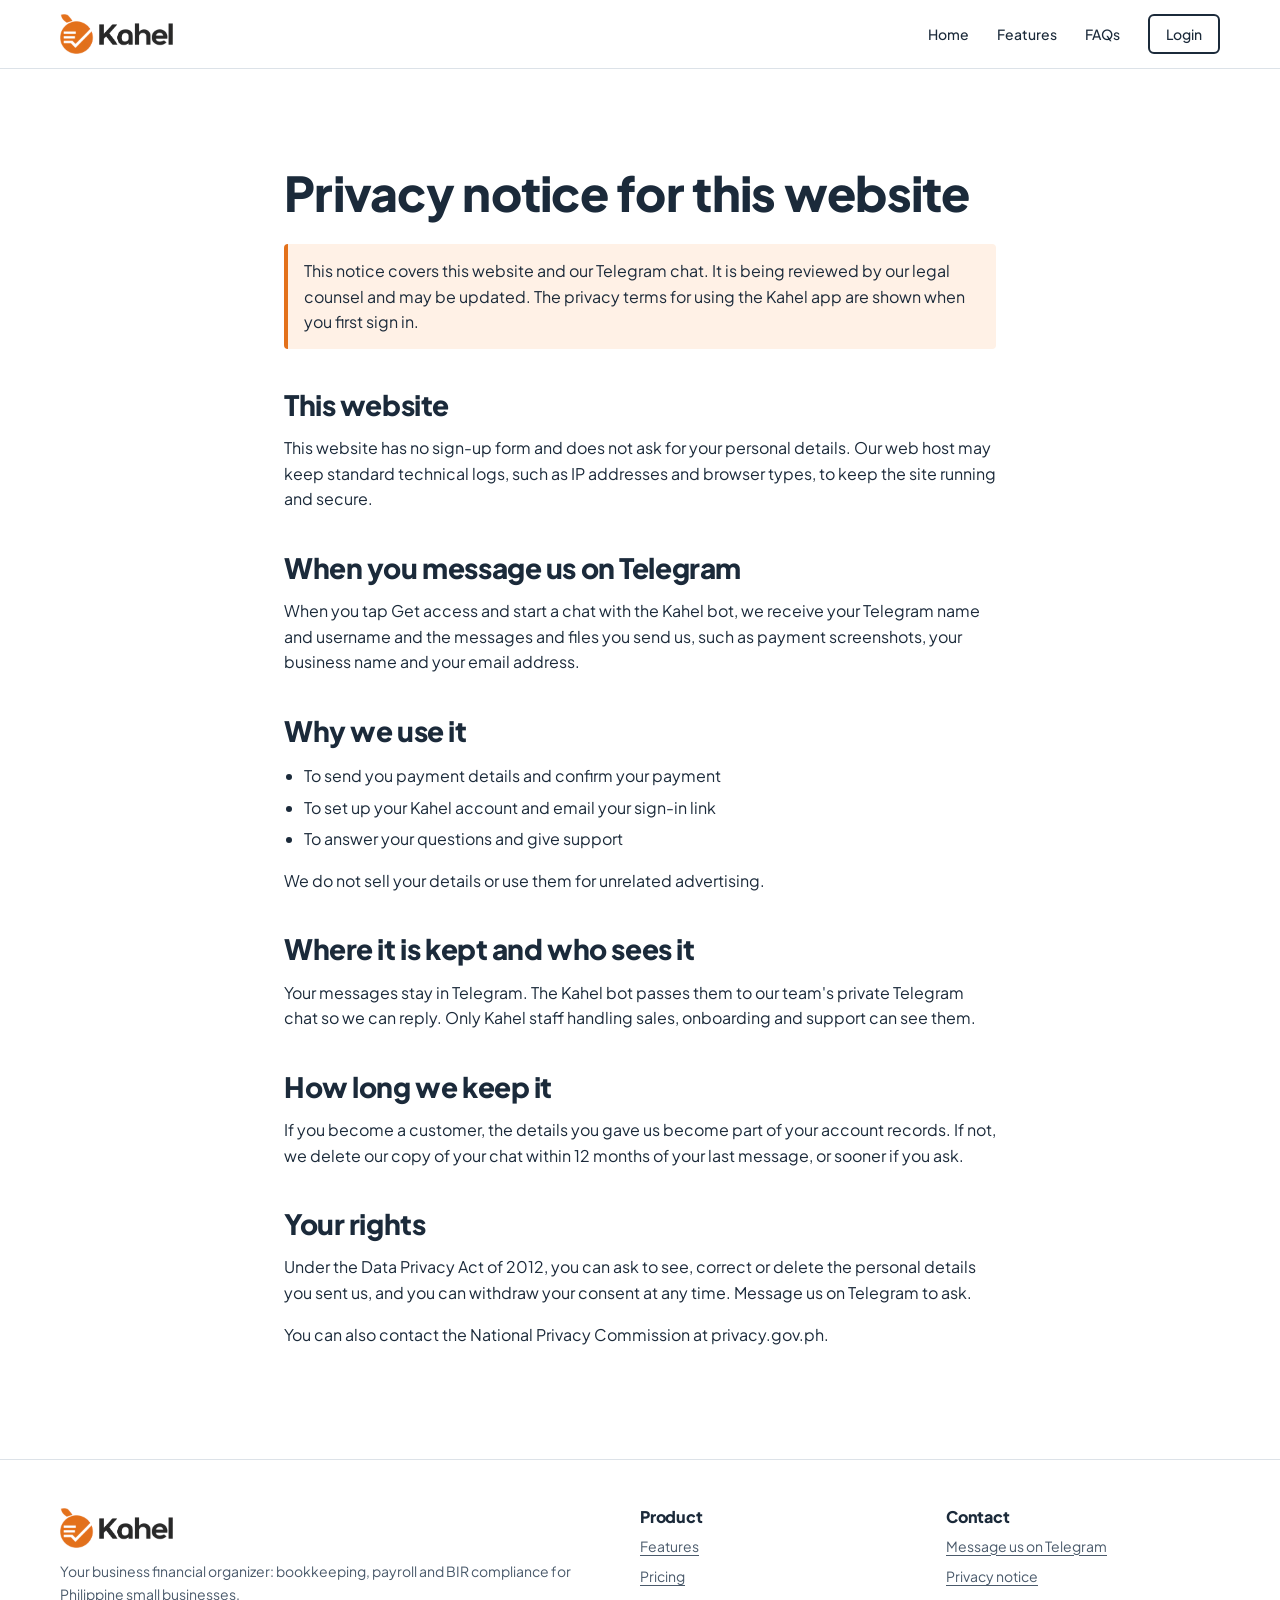
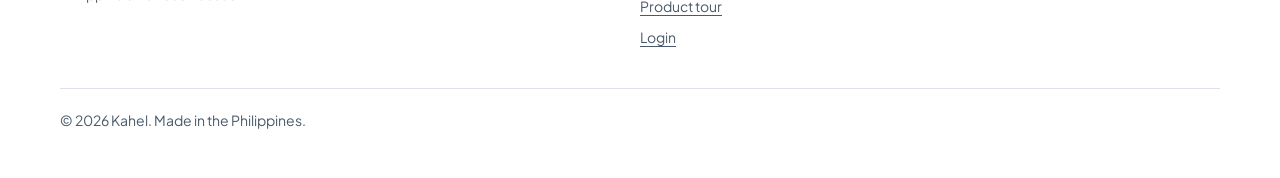
<file: privacy.html>
<!doctype html>
<html lang="en-PH">
<head>
  <meta charset="utf-8">
  <meta name="viewport" content="width=device-width, initial-scale=1">
  <title>Privacy notice | Kahel</title>
  <meta name="description" content="How Kahel handles your details on this website and in our Telegram chat.">
  <link rel="canonical" href="https://librongkahel.online/privacy.html">
  <meta property="og:url" content="https://librongkahel.online/privacy.html">
  <meta property="og:type" content="website">
  <meta property="og:title" content="Privacy notice | Kahel">
  <meta property="og:description" content="How Kahel handles your details on this website and in our Telegram chat.">
  <meta name="theme-color" content="#E3711B">
  <link rel="icon" href="assets/img/favicon.png" type="image/png">
  <link rel="apple-touch-icon" href="assets/img/apple-touch-icon.png">
  <meta property="og:image" content="https://librongkahel.online/assets/img/og-image.jpg">
  <meta property="og:image:width" content="1200">
  <meta property="og:image:height" content="630">
  <link rel="preconnect" href="https://fonts.googleapis.com">
  <link rel="preconnect" href="https://fonts.gstatic.com" crossorigin>
  <link href="https://fonts.googleapis.com/css2?family=Plus+Jakarta+Sans:wght@400;500;600;700;800&display=swap" rel="stylesheet">
  <link rel="stylesheet" href="assets/css/styles.css">
</head>
<body>
<a class="skip" href="#main">Skip to content</a>

<header class="site-header">
  <div class="wrap">
    <a class="wordmark" href="index.html" aria-label="Kahel home"><img class="logo" src="assets/img/logo.png" alt="Kahel" width="102" height="36" onerror="this.replaceWith('Kahel')"></a>
    <button class="nav-toggle" type="button" aria-expanded="false" aria-controls="site-nav">Menu</button>
    <nav class="nav" id="site-nav" aria-label="Main">
      <a href="index.html">Home</a>
      <a href="index.html#features">Features</a>
      <a href="index.html#faq">FAQs</a>
      <a class="btn btn--secondary" href="#" data-signin>Login</a>
    </nav>
  </div>
</header>

<main id="main">

  <section class="section">
    <div class="wrap prose">
      <h1>Privacy notice for this website</h1>
      <p class="notice">This notice covers this website and our Telegram chat. It is being reviewed by our legal counsel and may be updated. The privacy terms for using the Kahel app are shown when you first sign in.</p>
      <h2>This website</h2>
      <p>This website has no sign-up form and does not ask for your personal details. Our web host may keep standard technical logs, such as IP addresses and browser types, to keep the site running and secure.</p>
      <h2>When you message us on Telegram</h2>
      <p>When you tap Get access and start a chat with the Kahel bot, we receive your Telegram name and username and the messages and files you send us, such as payment screenshots, your business name and your email address.</p>
      <h2>Why we use it</h2>
      <ul>
        <li>To send you payment details and confirm your payment</li>
        <li>To set up your Kahel account and email your sign-in link</li>
        <li>To answer your questions and give support</li>
      </ul>
      <p>We do not sell your details or use them for unrelated advertising.</p>
      <h2>Where it is kept and who sees it</h2>
      <p>Your messages stay in Telegram. The Kahel bot passes them to our team's private Telegram chat so we can reply. Only Kahel staff handling sales, onboarding and support can see them.</p>
      <h2>How long we keep it</h2>
      <p>If you become a customer, the details you gave us become part of your account records. If not, we delete our copy of your chat within 12 months of your last message, or sooner if you ask.</p>
      <h2>Your rights</h2>
      <p>Under the Data Privacy Act of 2012, you can ask to see, correct or delete the personal details you sent us, and you can withdraw your consent at any time. Message us on Telegram to ask.</p>
      <p>You can also contact the National Privacy Commission at privacy.gov.ph.</p>
    </div>
  </section>

</main>

<footer class="site-footer">
  <div class="wrap">
    <div class="footer-grid">
      <div>
        <a class="wordmark" href="index.html" aria-label="Kahel home"><img class="logo" src="assets/img/logo.png" alt="Kahel" width="102" height="36" onerror="this.replaceWith('Kahel')"></a>
        <p>Your business financial organizer: bookkeeping, payroll and BIR compliance for Philippine small businesses.</p>
      </div>
      <div>
        <h2>Product</h2>
        <ul>
          <li><a href="index.html#features">Features</a></li>
          <li><a href="index.html#pricing">Pricing</a></li>
          <li><a href="tour.html">Product tour</a></li>
          <li><a href="#" data-signin>Login</a></li>
        </ul>
      </div>
      <div>
        <h2>Contact</h2>
        <ul>
          <li><a href="#" data-getaccess>Message us on Telegram</a></li>
          <li><a href="#" data-email></a></li>
          <li><a href="privacy.html">Privacy notice</a></li>
        </ul>
      </div>
    </div>
    <p class="footer-base">© <span data-year>2026</span> Kahel. Made in the Philippines.</p>
  </div>
</footer>

<script src="assets/js/site.js"></script>
</body>
</html>
</file>
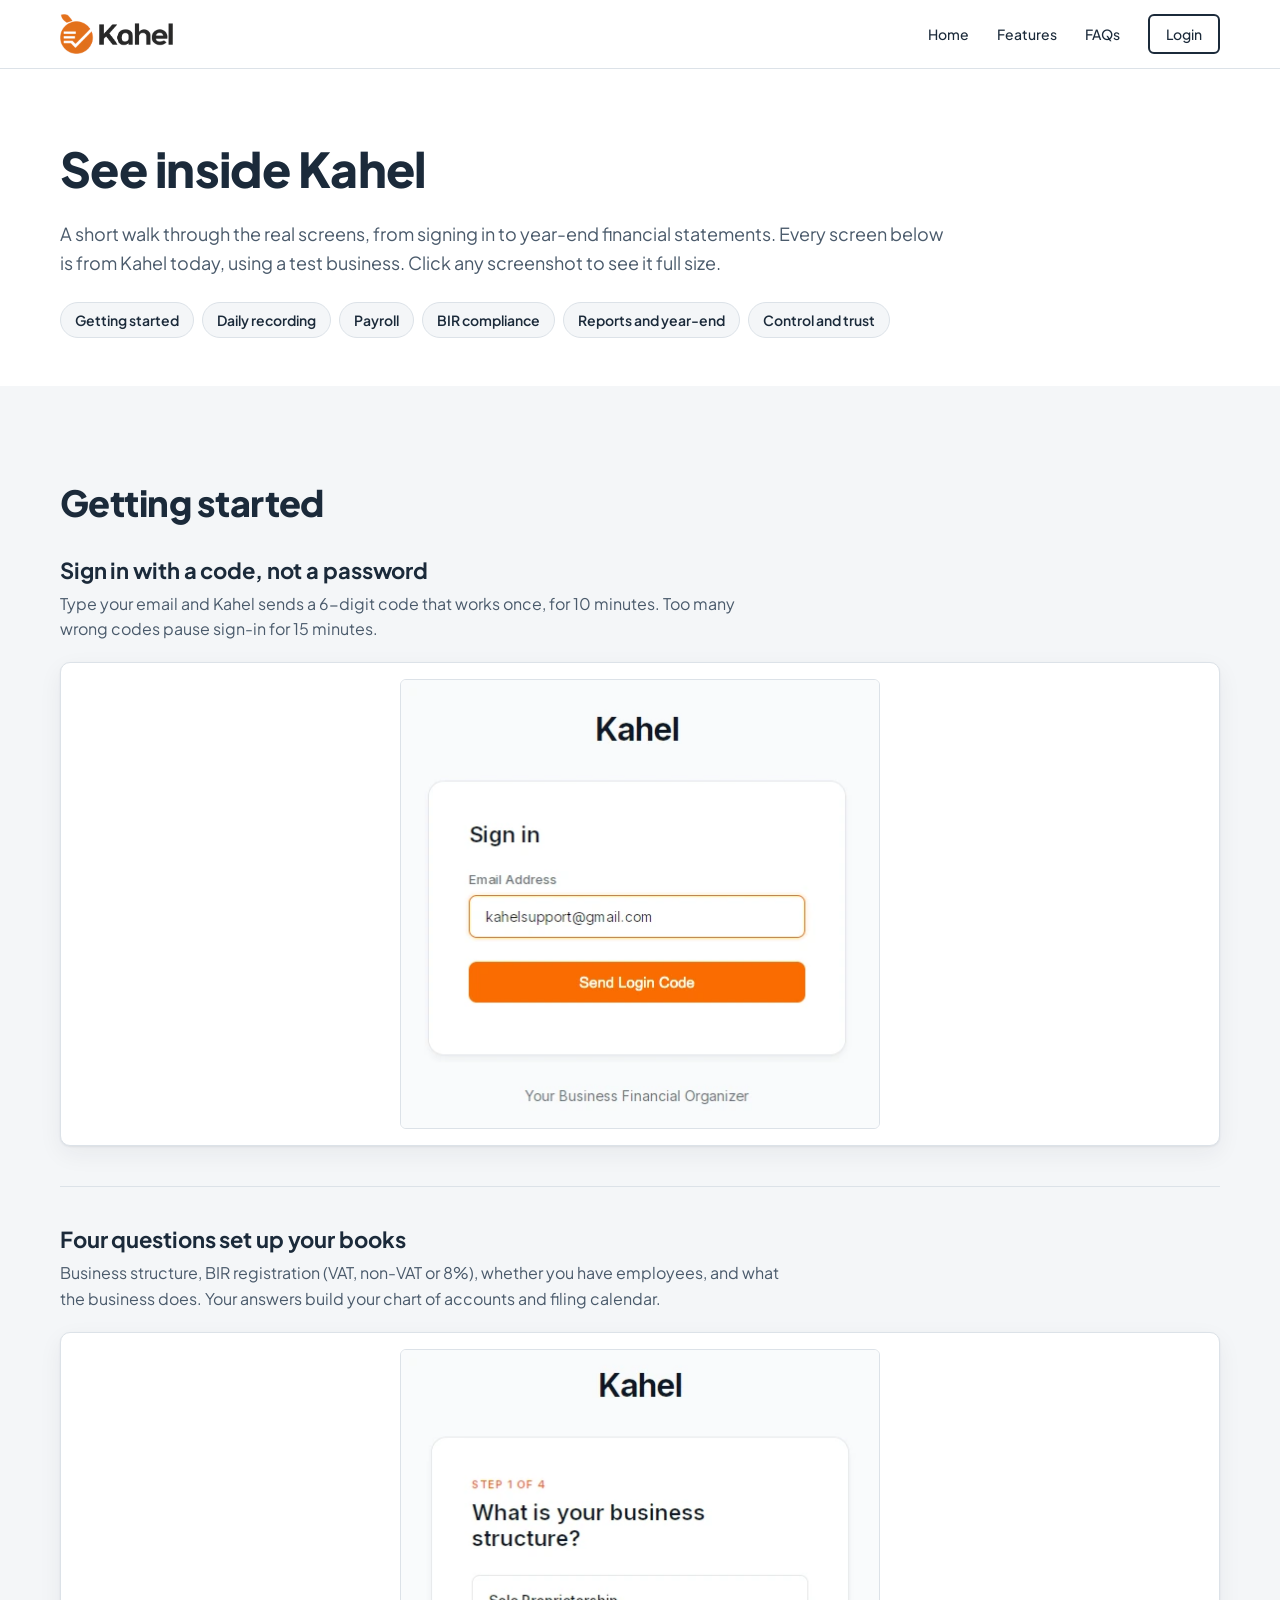
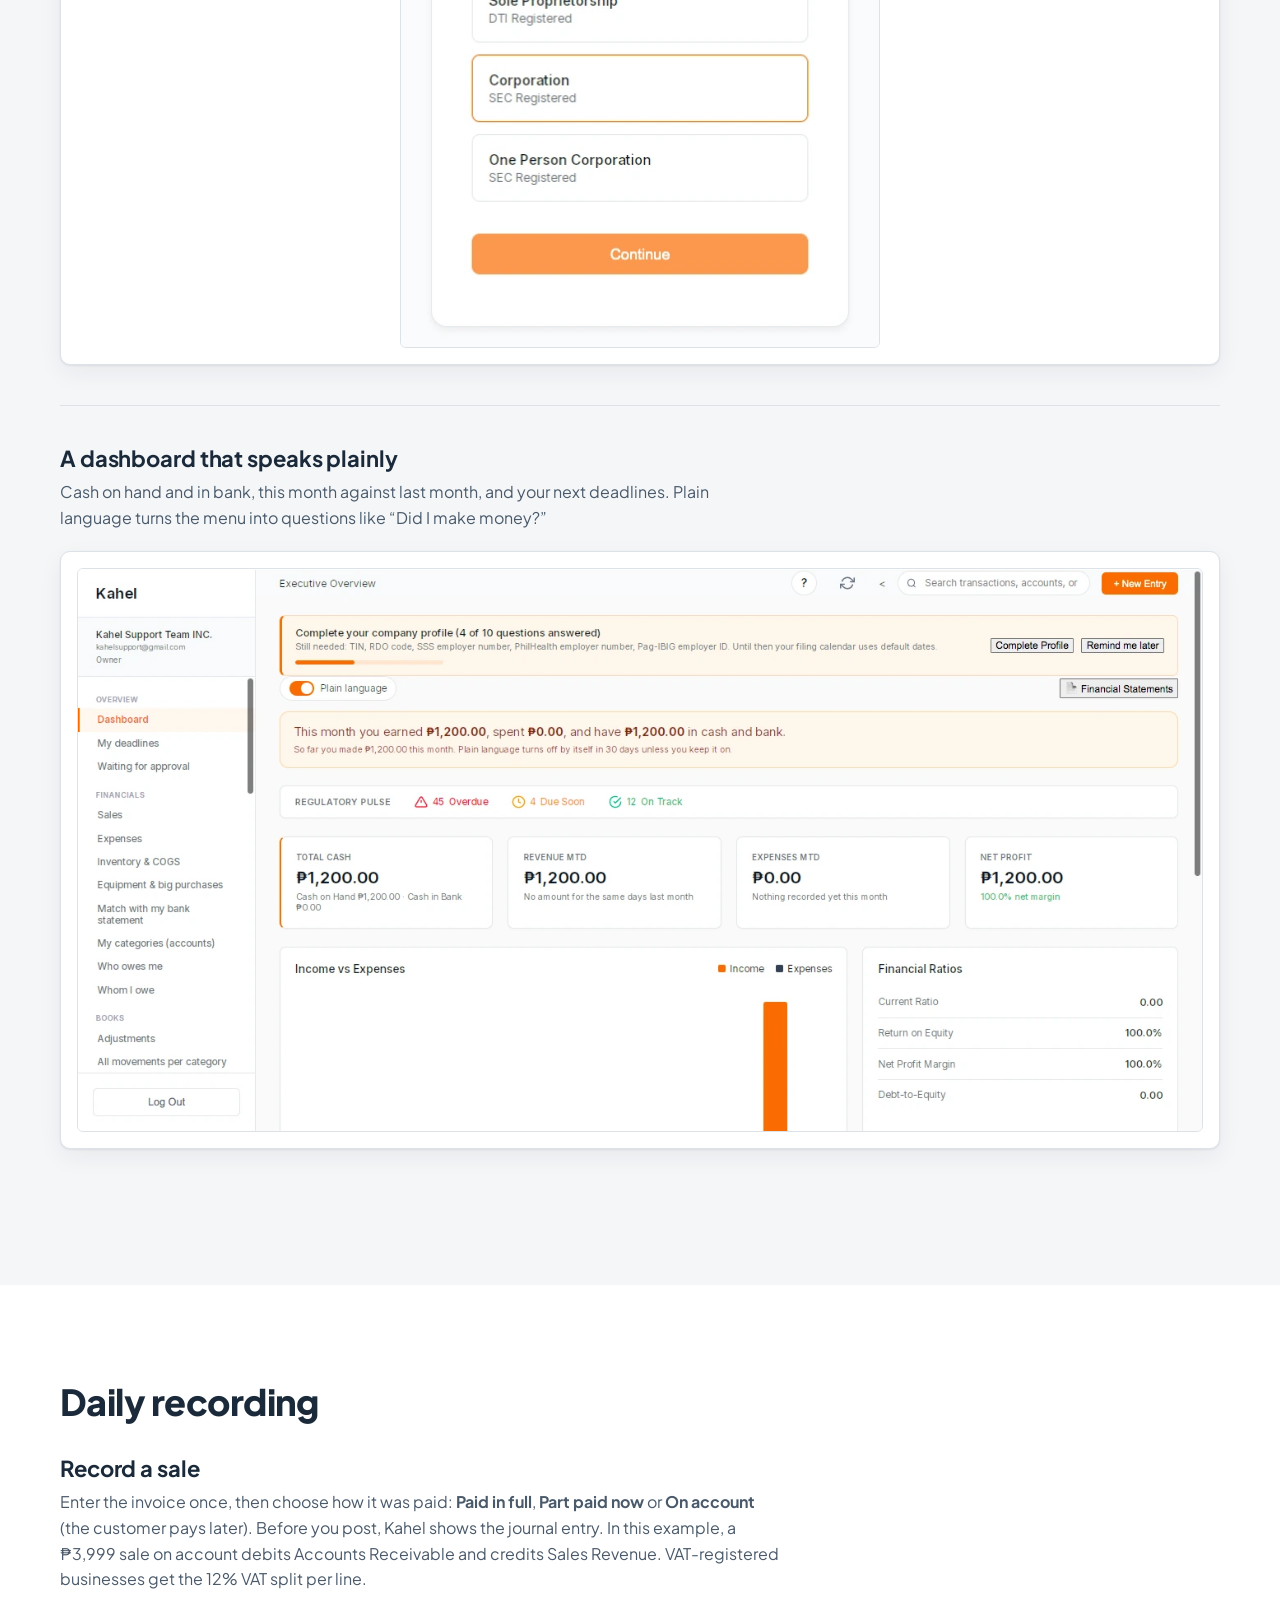
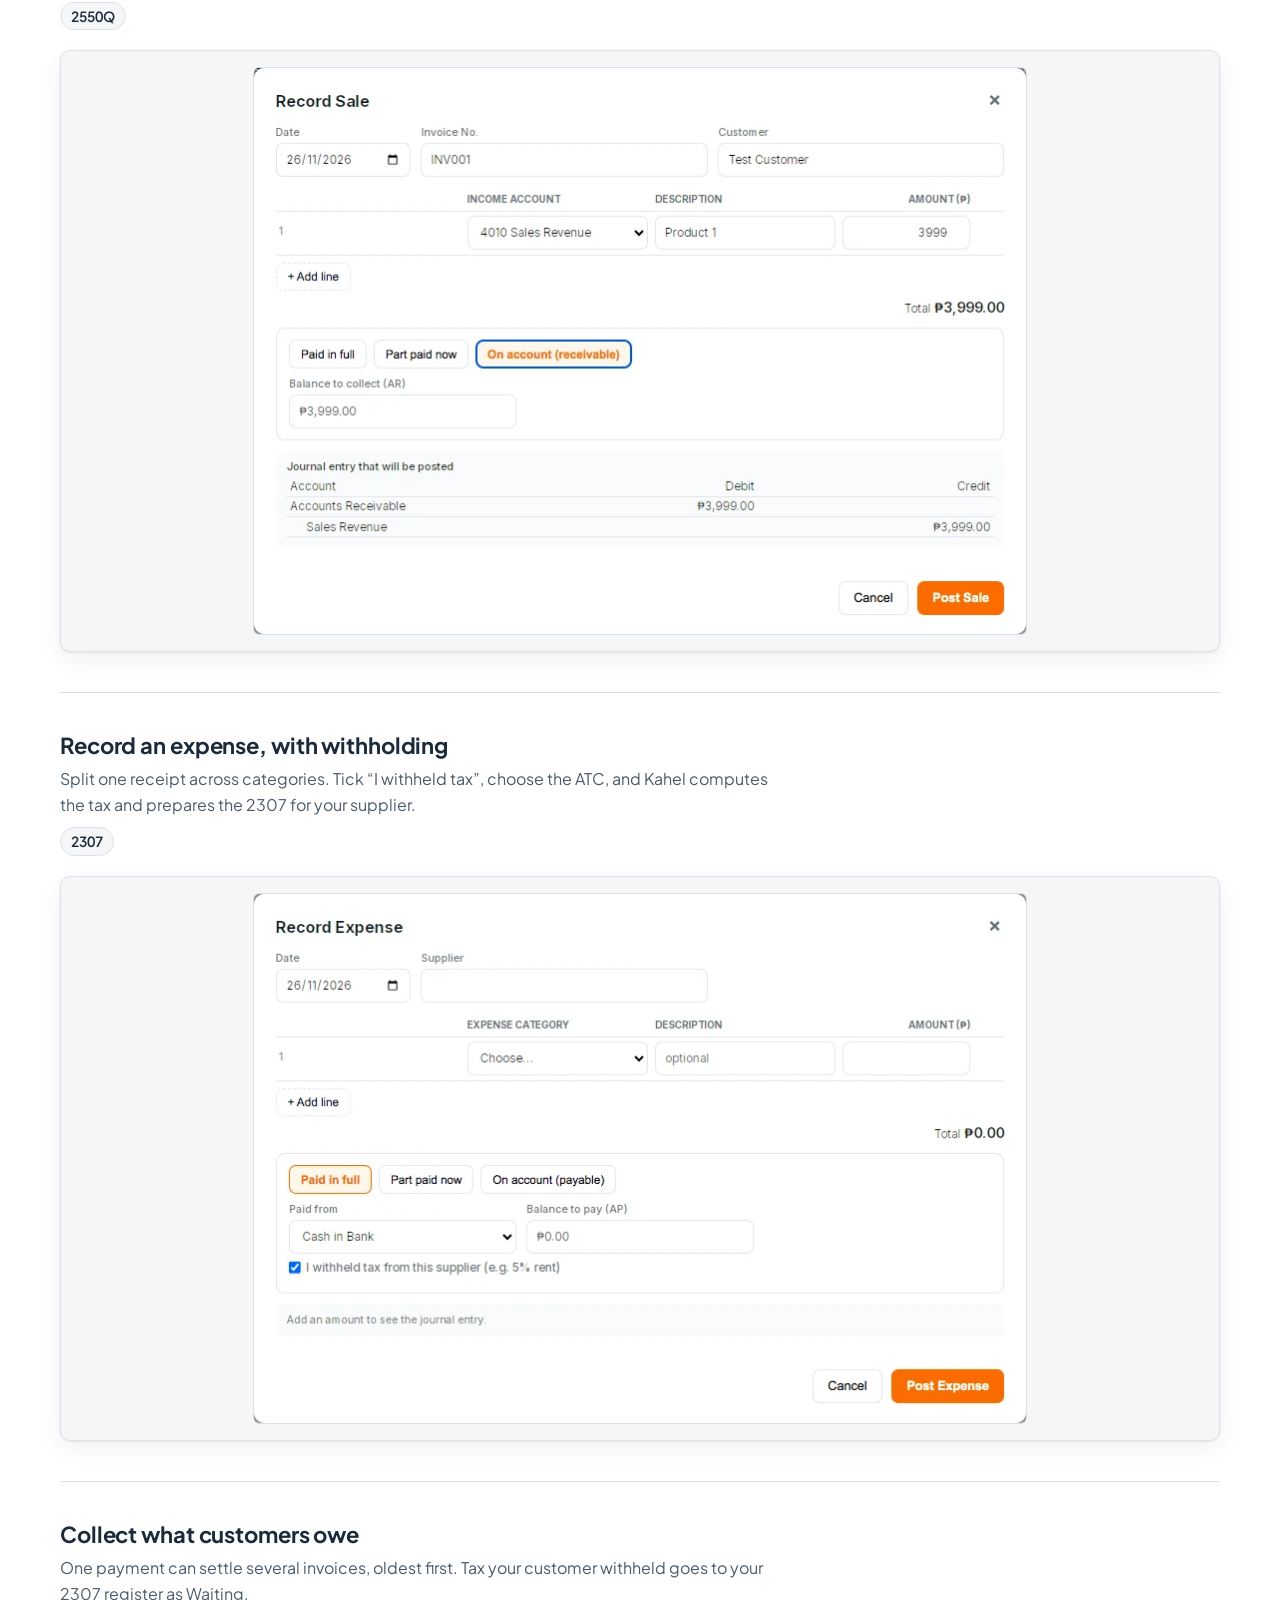
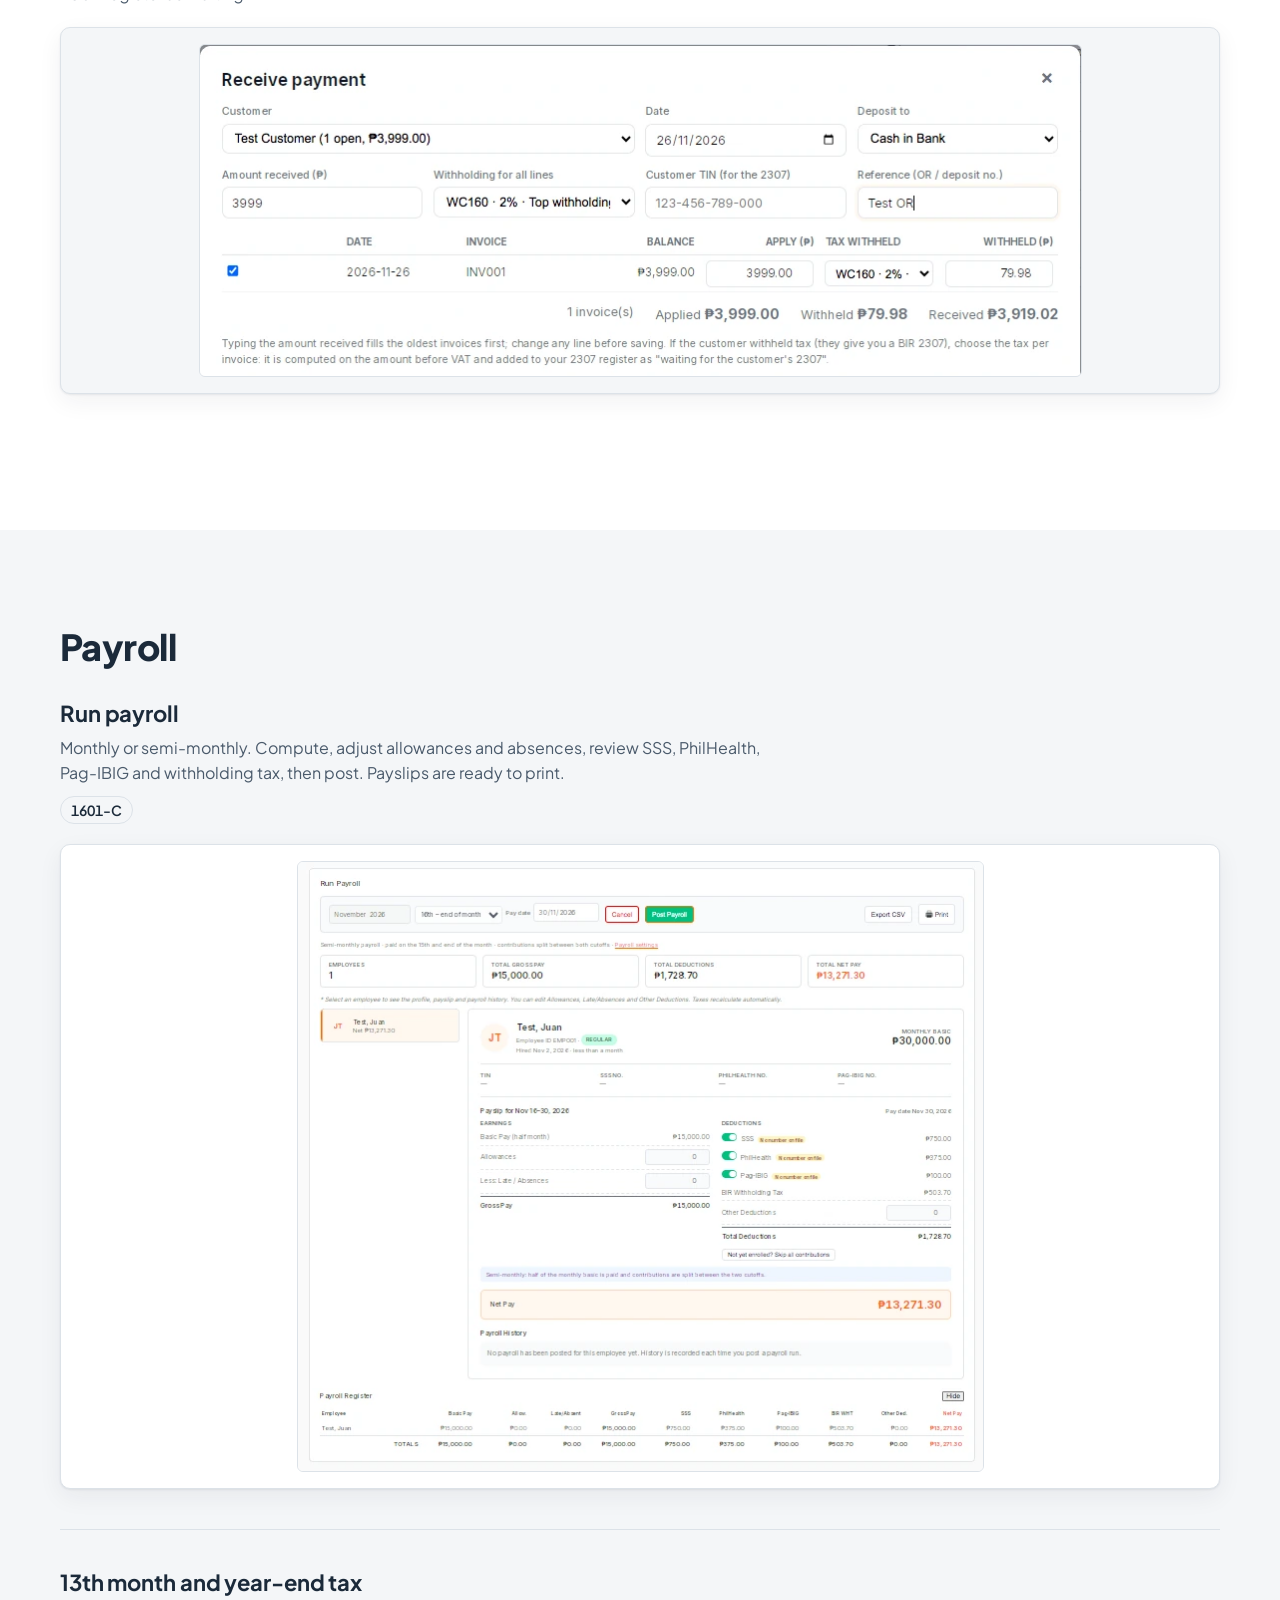
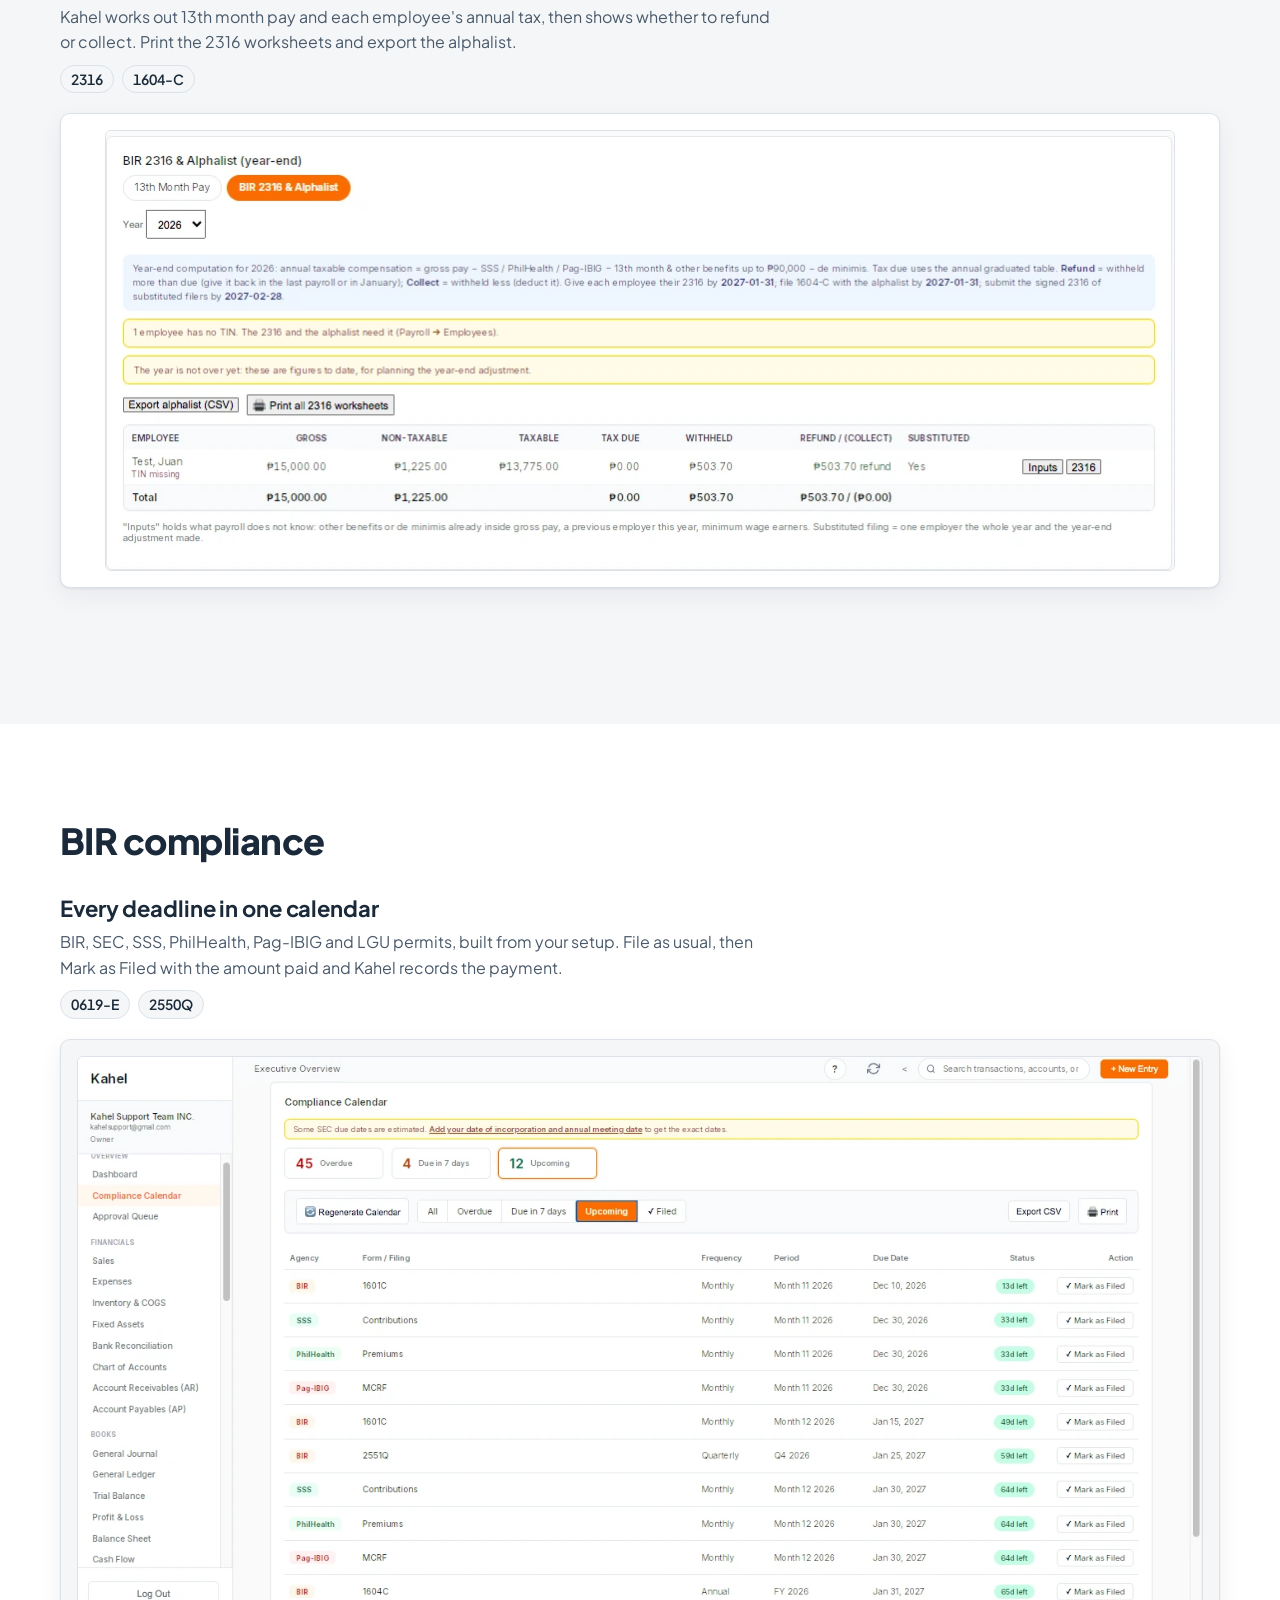
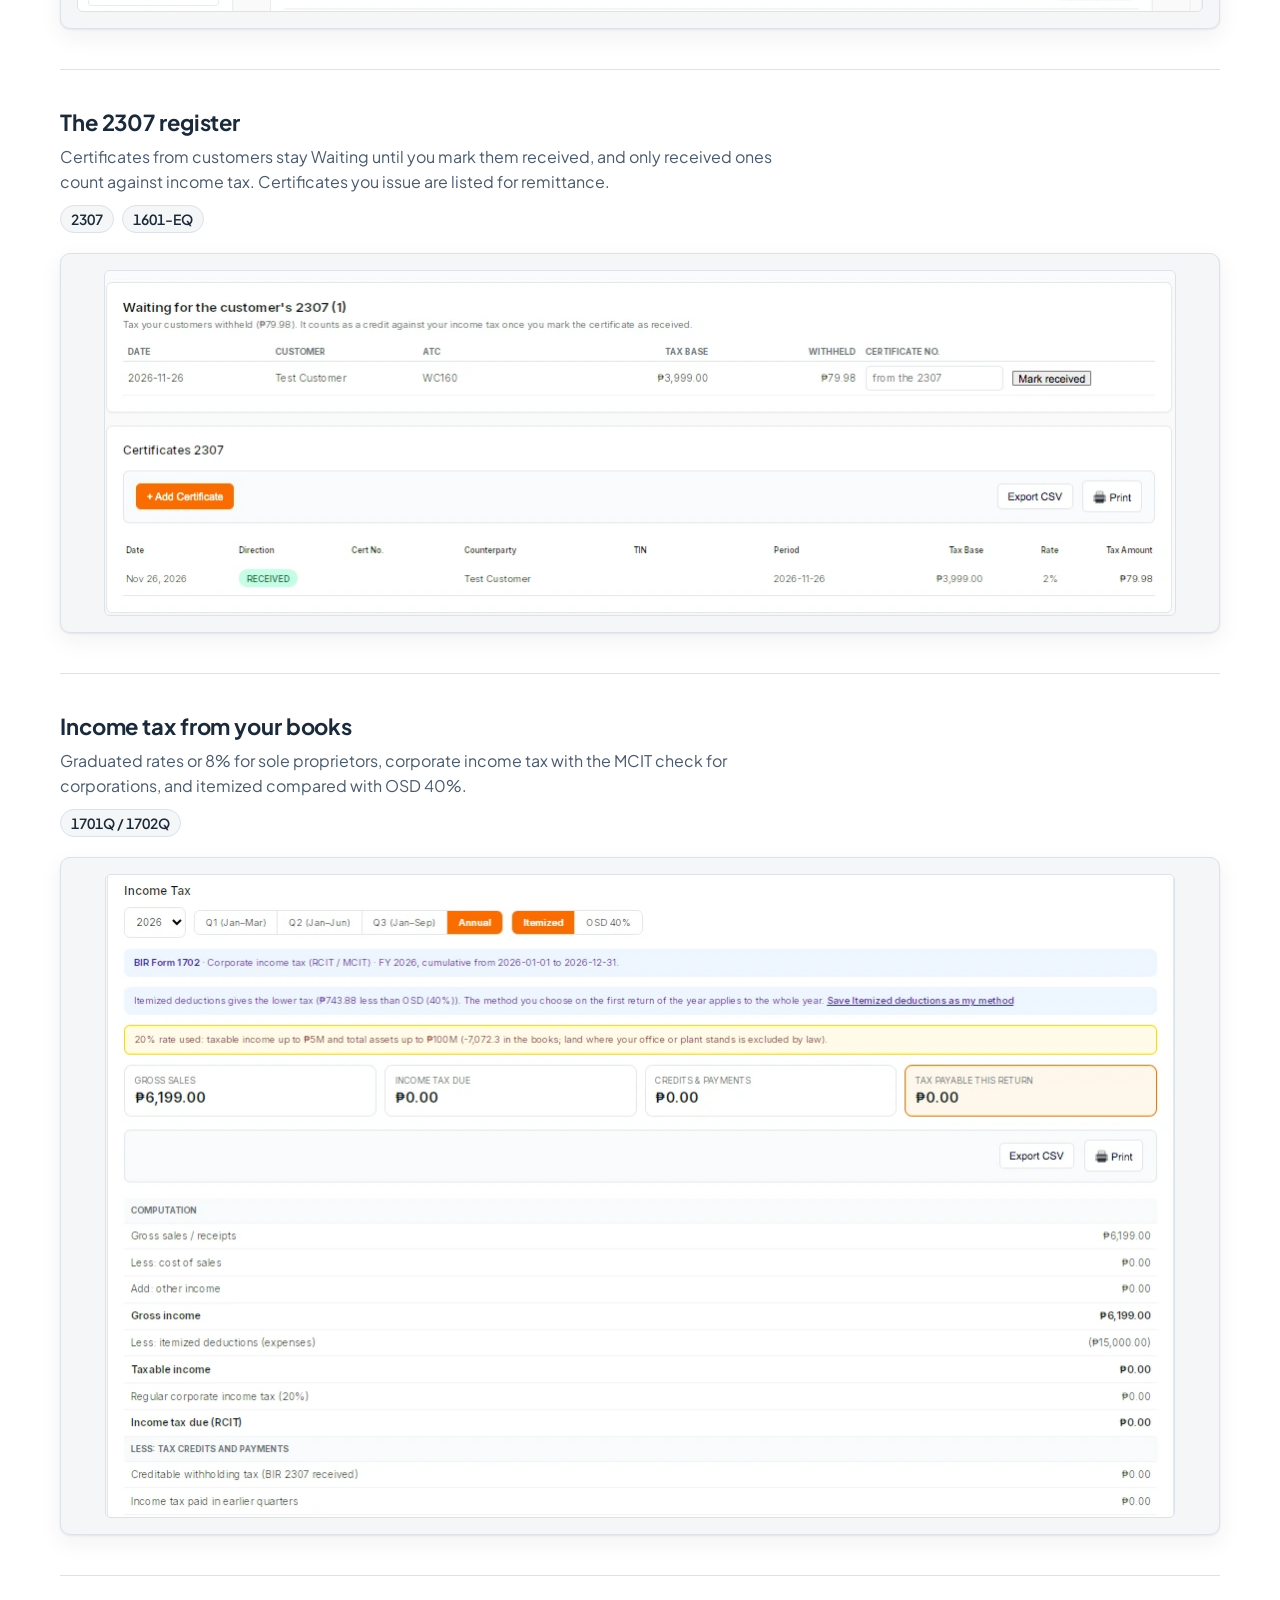
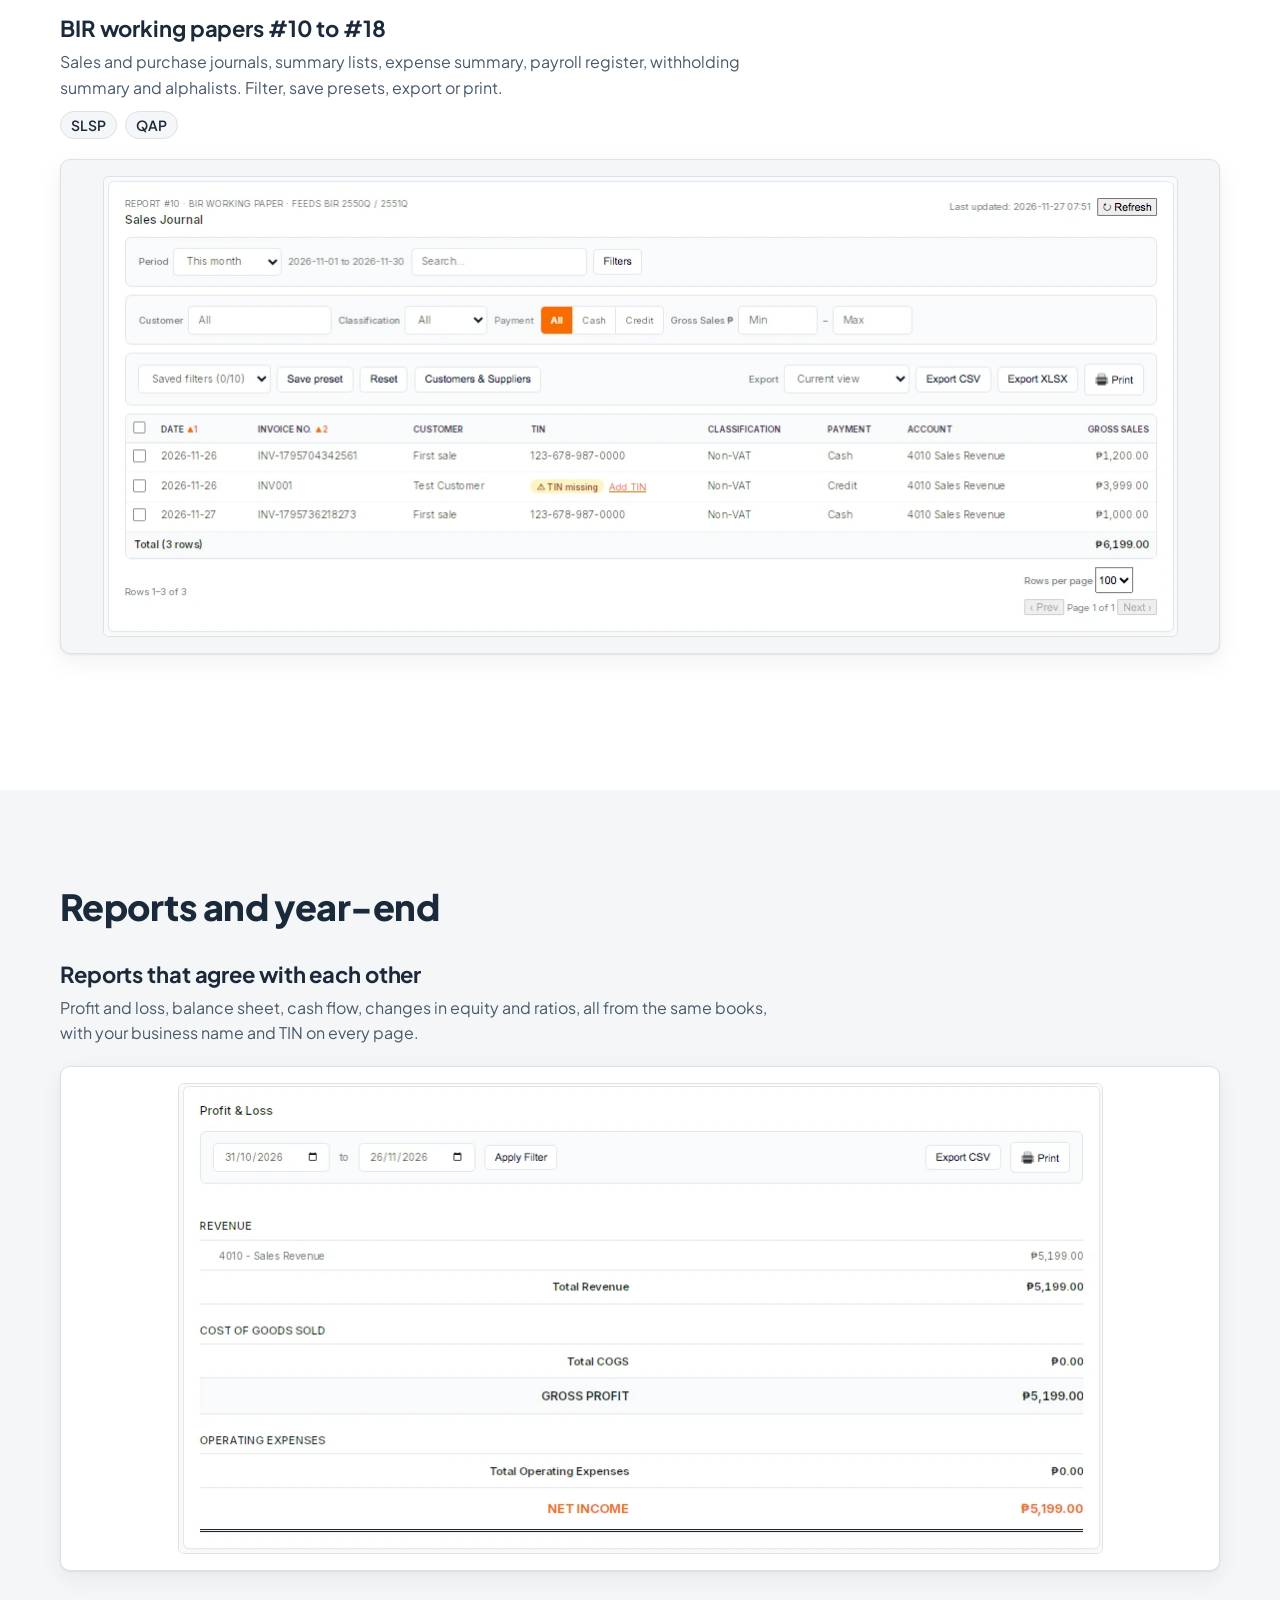
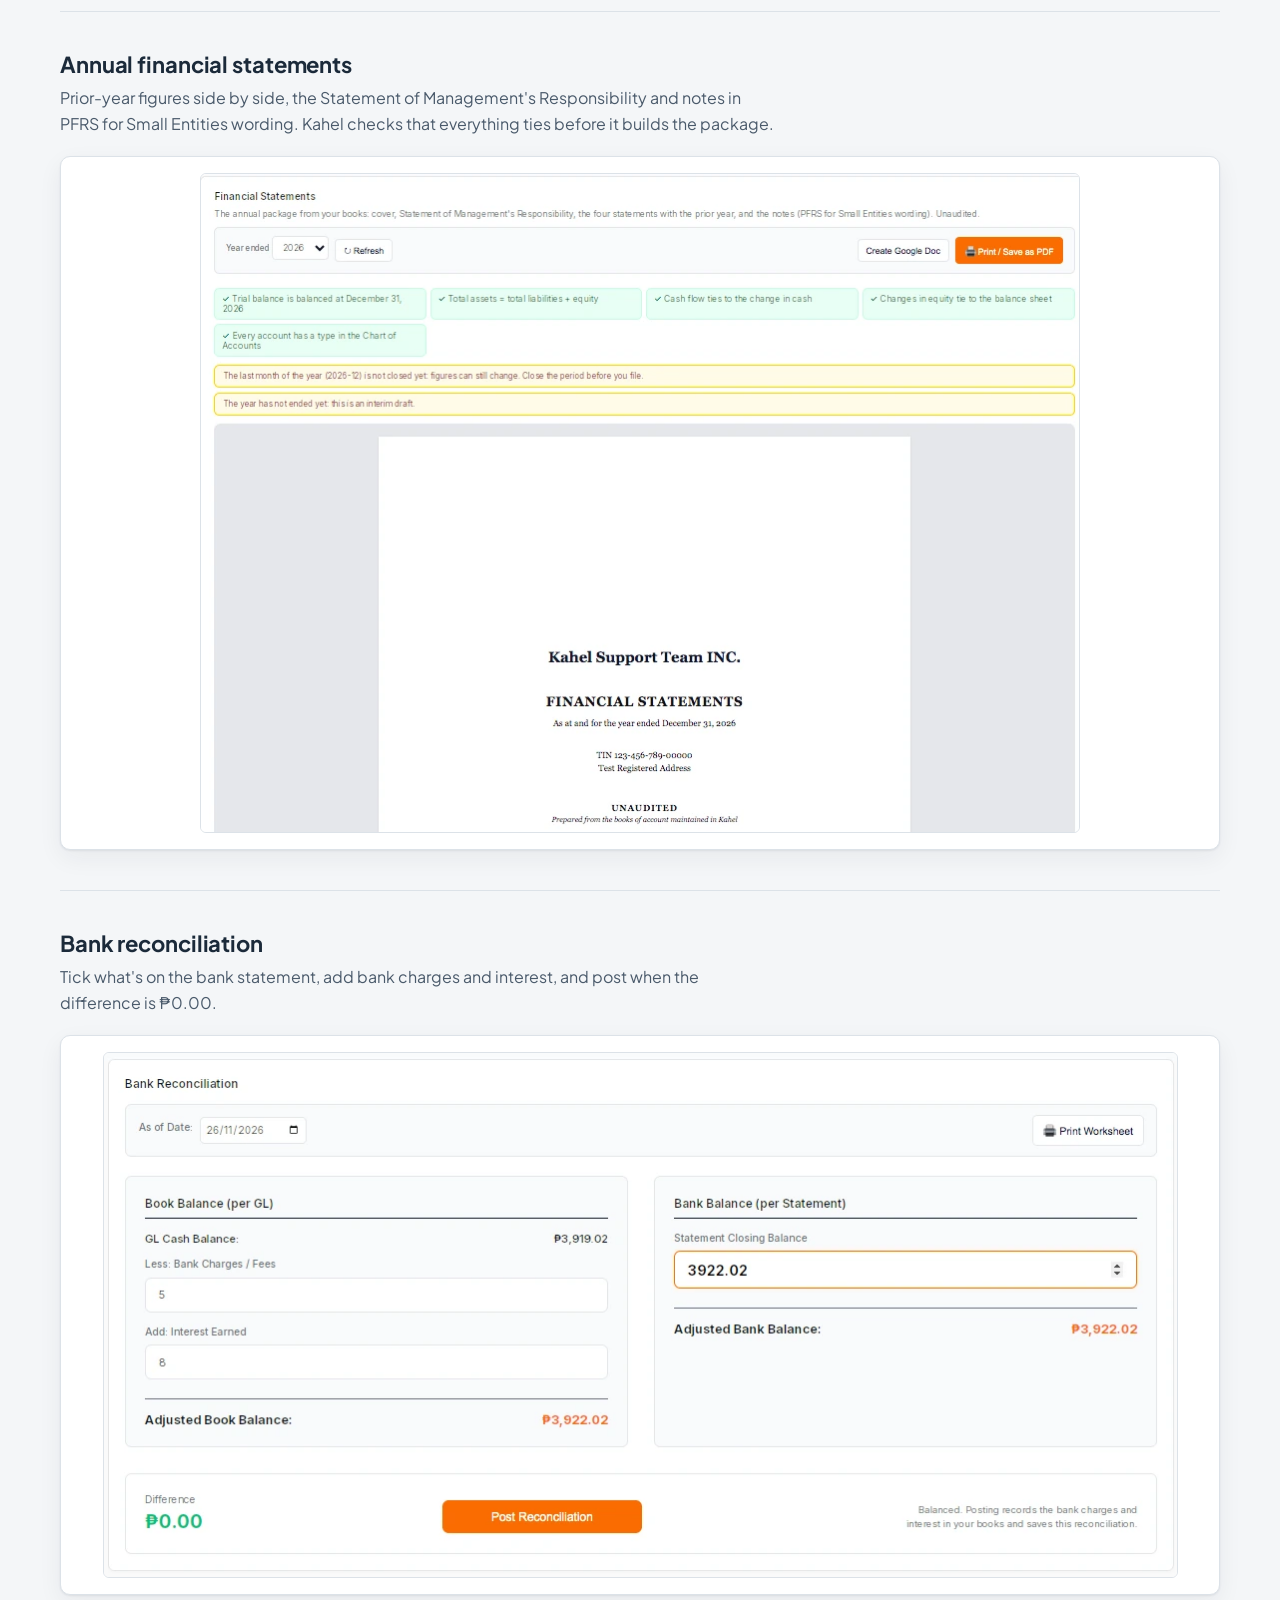
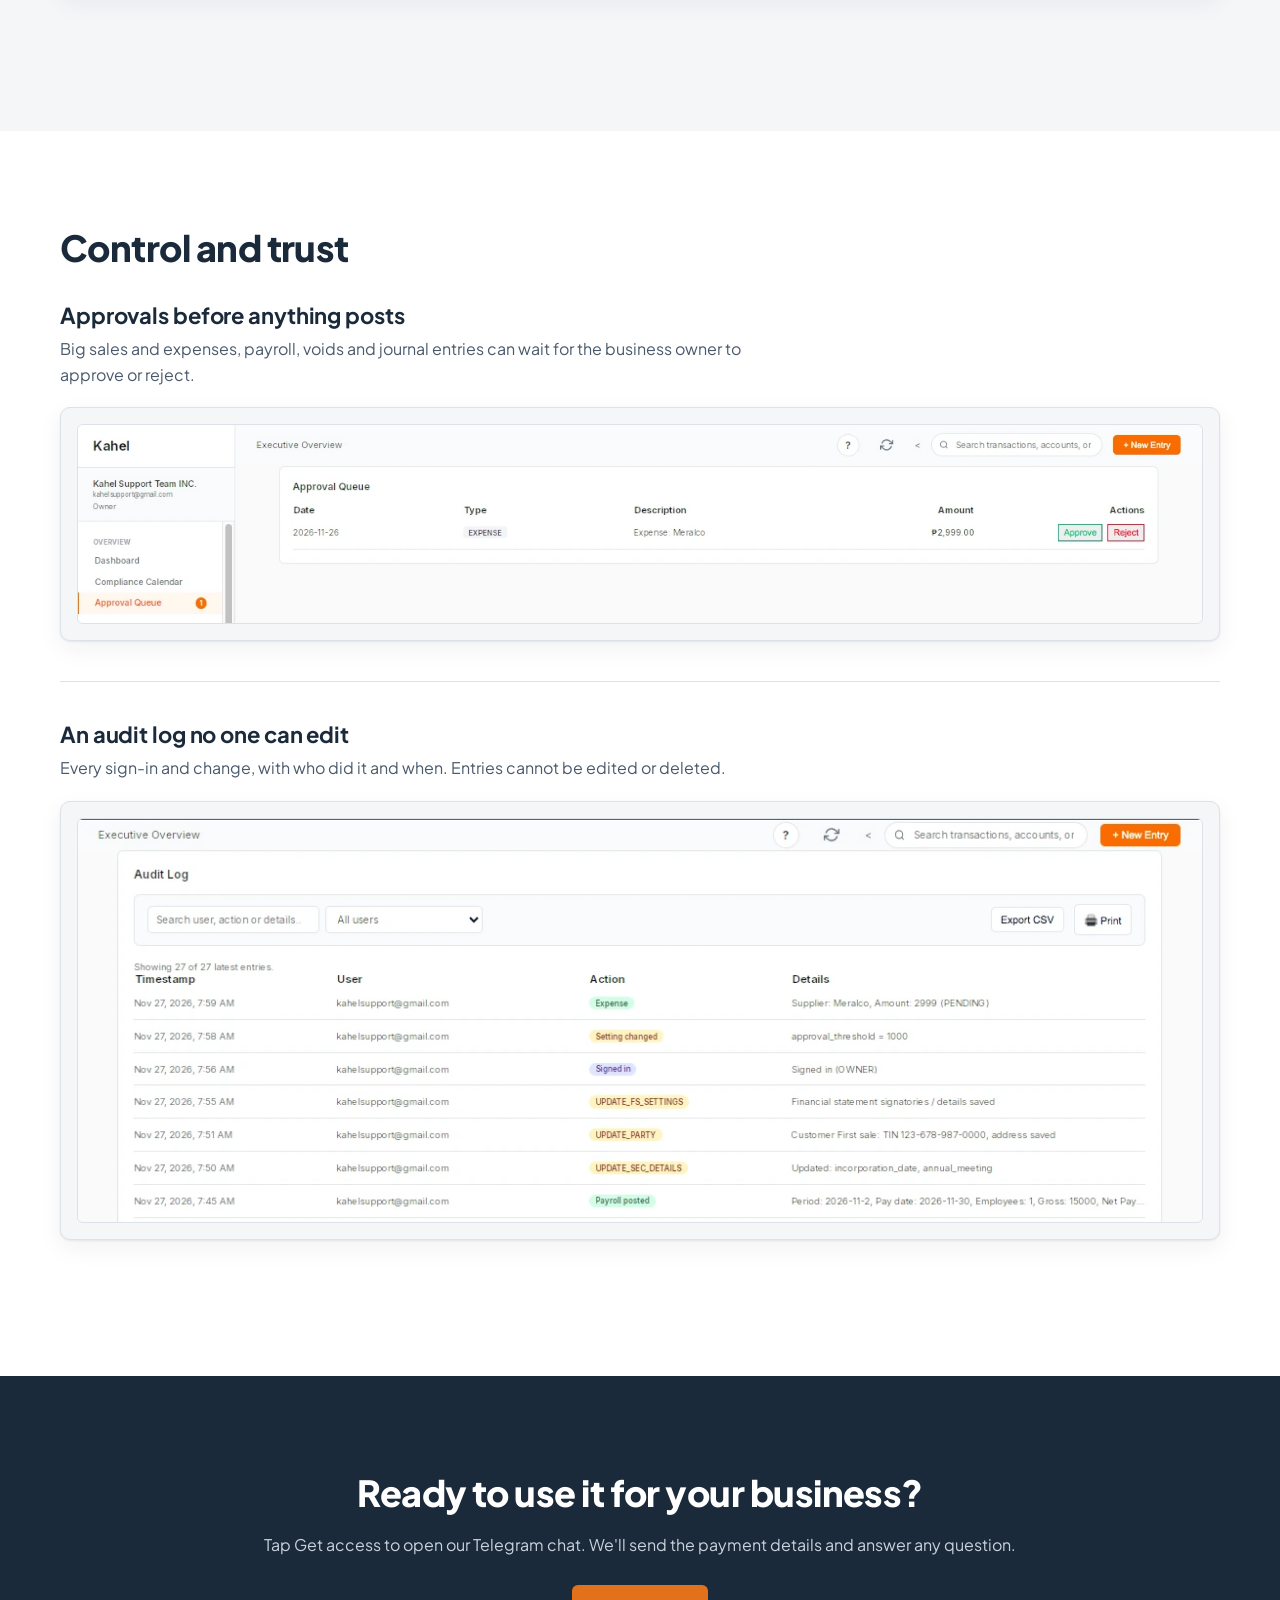
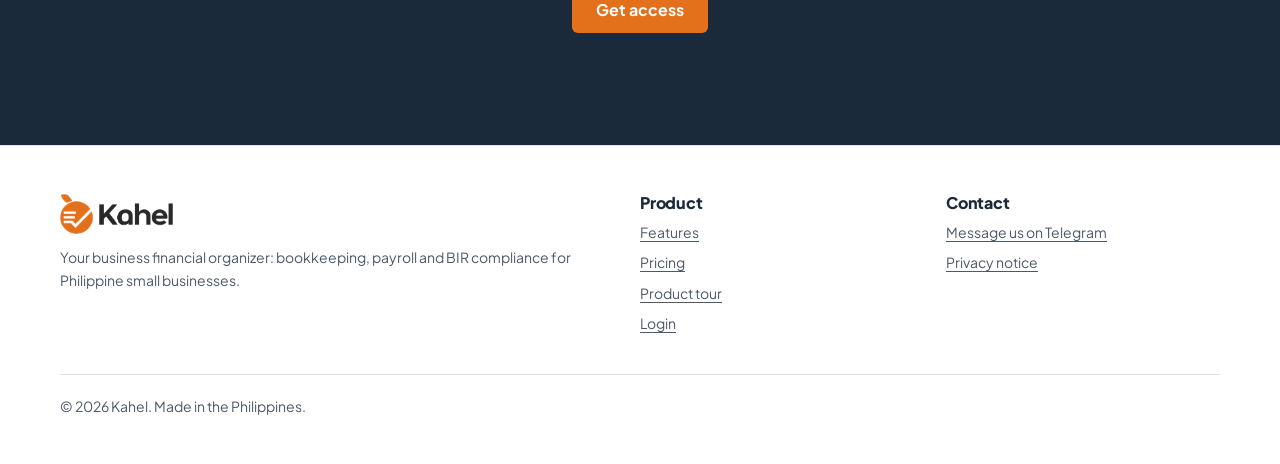
<file: tour.html>
<!doctype html>
<html lang="en-PH">
<head>
  <meta charset="utf-8">
  <meta name="viewport" content="width=device-width, initial-scale=1">
  <title>Kahel product tour: see every screen</title>
  <meta name="description" content="Walk through Kahel screen by screen: sign-in, recording, payroll, BIR compliance, reports, financial statements and controls.">
  <link rel="canonical" href="https://librongkahel.online/tour.html">
  <meta property="og:url" content="https://librongkahel.online/tour.html">
  <meta property="og:type" content="website">
  <meta property="og:title" content="Kahel product tour: see every screen">
  <meta property="og:description" content="Walk through Kahel screen by screen, from sign-in to year-end financial statements.">
  <meta name="theme-color" content="#E3711B">
  <link rel="icon" href="assets/img/favicon.png" type="image/png">
  <link rel="apple-touch-icon" href="assets/img/apple-touch-icon.png">
  <meta property="og:image" content="https://librongkahel.online/assets/img/og-image.jpg">
  <meta property="og:image:width" content="1200">
  <meta property="og:image:height" content="630">
  <link rel="preconnect" href="https://fonts.googleapis.com">
  <link rel="preconnect" href="https://fonts.gstatic.com" crossorigin>
  <link href="https://fonts.googleapis.com/css2?family=Plus+Jakarta+Sans:wght@400;500;600;700;800&display=swap" rel="stylesheet">
  <link rel="stylesheet" href="assets/css/styles.css">
</head>
<body>
<a class="skip" href="#main">Skip to content</a>

<header class="site-header">
  <div class="wrap">
    <a class="wordmark" href="index.html" aria-label="Kahel home"><img class="logo" src="assets/img/logo.png" alt="Kahel" width="102" height="36" onerror="this.replaceWith('Kahel')"></a>
    <button class="nav-toggle" type="button" aria-expanded="false" aria-controls="site-nav">Menu</button>
    <nav class="nav" id="site-nav" aria-label="Main">
      <a href="index.html">Home</a>
      <a href="index.html#features">Features</a>
      <a href="index.html#faq">FAQs</a>
      <a class="btn btn--secondary" href="#" data-signin>Login</a>
    </nav>
  </div>
</header>

<main id="main">

  <section class="hero tour-hero">
    <div class="wrap hero-solo">
      <h1>See inside Kahel</h1>
      <p class="hero-lede">A short walk through the real screens, from signing in to year-end financial statements. Every screen below is from Kahel today, using a test business. Click any screenshot to see it full size.</p>
      <nav class="tour-nav" aria-label="Tour chapters">
        <ul class="chips">
          <li><a class="chip" href="#start">Getting started</a></li>
          <li><a class="chip" href="#recording">Daily recording</a></li>
          <li><a class="chip" href="#payroll">Payroll</a></li>
          <li><a class="chip" href="#bir">BIR compliance</a></li>
          <li><a class="chip" href="#reports">Reports and year-end</a></li>
          <li><a class="chip" href="#control">Control and trust</a></li>
        </ul>
      </nav>
    </div>
  </section>

  <section class="section section--mist" id="start" aria-labelledby="start-title">
    <div class="wrap">
      <h2 id="start-title">Getting started</h2>
      <article class="tour-item">
        <div class="tour-text">
          <h3>Sign in with a code, not a password</h3>
          <p>Type your email and Kahel sends a 6-digit code that works once, for 10 minutes. Too many wrong codes pause sign-in for 15 minutes.</p>
        </div>
        <figure class="shot">
          <a href="assets/img/tour/sign-in.webp" target="_blank" rel="noopener" aria-label="Open the full-size screenshot: Sign in with a code, not a password"><img src="assets/img/tour/sign-in.webp" alt="Kahel screen: Sign in with a code, not a password" width="480" height="450" loading="lazy" style="max-width:480px"></a>
        </figure>
      </article>
      <article class="tour-item">
        <div class="tour-text">
          <h3>Four questions set up your books</h3>
          <p>Business structure, BIR registration (VAT, non-VAT or 8%), whether you have employees, and what the business does. Your answers build your chart of accounts and filing calendar.</p>
        </div>
        <figure class="shot">
          <a href="assets/img/tour/setup.webp" target="_blank" rel="noopener" aria-label="Open the full-size screenshot: Four questions set up your books"><img src="assets/img/tour/setup.webp" alt="Kahel screen: Four questions set up your books" width="480" height="600" loading="lazy" style="max-width:480px"></a>
        </figure>
      </article>
      <article class="tour-item">
        <div class="tour-text">
          <h3>A dashboard that speaks plainly</h3>
          <p>Cash on hand and in bank, this month against last month, and your next deadlines. Plain language turns the menu into questions like “Did I make money?”</p>
        </div>
        <figure class="shot">
          <a href="assets/img/tour/dashboard.webp" target="_blank" rel="noopener" aria-label="Open the full-size screenshot: A dashboard that speaks plainly"><img src="assets/img/tour/dashboard.webp" alt="Kahel screen: A dashboard that speaks plainly" width="1366" height="683" loading="lazy" style="max-width:1366px"></a>
        </figure>
      </article>
    </div>
  </section>

  <section class="section" id="recording" aria-labelledby="recording-title">
    <div class="wrap">
      <h2 id="recording-title">Daily recording</h2>
      <article class="tour-item">
        <div class="tour-text">
          <h3>Record a sale</h3>
          <p>Enter the invoice once, then choose how it was paid: <strong>Paid in full</strong>, <strong>Part paid now</strong> or <strong>On account</strong> (the customer pays later). Before you post, Kahel shows the journal entry. In this example, a ₱3,999 sale on account debits Accounts Receivable and credits Sales Revenue. VAT-registered businesses get the 12% VAT split per line.</p>
          <ul class="chips"><li><span class="chip">2550Q</span></li></ul>
        </div>
        <figure class="shot">
          <a href="assets/img/tour/record-sale.webp" target="_blank" rel="noopener" aria-label="Open the full-size screenshot: Record a sale"><img src="assets/img/tour/record-sale.webp" alt="Kahel screen: Record a sale" width="774" height="567" loading="lazy" style="max-width:774px"></a>
        </figure>
      </article>
      <article class="tour-item">
        <div class="tour-text">
          <h3>Record an expense, with withholding</h3>
          <p>Split one receipt across categories. Tick “I withheld tax”, choose the ATC, and Kahel computes the tax and prepares the 2307 for your supplier.</p>
          <ul class="chips"><li><span class="chip">2307</span></li></ul>
        </div>
        <figure class="shot">
          <a href="assets/img/tour/record-expense.webp" target="_blank" rel="noopener" aria-label="Open the full-size screenshot: Record an expense, with withholding"><img src="assets/img/tour/record-expense.webp" alt="Kahel screen: Record an expense, with withholding" width="774" height="531" loading="lazy" style="max-width:774px"></a>
        </figure>
      </article>
      <article class="tour-item">
        <div class="tour-text">
          <h3>Collect what customers owe</h3>
          <p>One payment can settle several invoices, oldest first. Tax your customer withheld goes to your 2307 register as Waiting.</p>
        </div>
        <figure class="shot">
          <a href="assets/img/tour/receivables.webp" target="_blank" rel="noopener" aria-label="Open the full-size screenshot: Collect what customers owe"><img src="assets/img/tour/receivables.webp" alt="Kahel screen: Collect what customers owe" width="883" height="332" loading="lazy" style="max-width:883px"></a>
        </figure>
      </article>
    </div>
  </section>

  <section class="section section--mist" id="payroll" aria-labelledby="payroll-title">
    <div class="wrap">
      <h2 id="payroll-title">Payroll</h2>
      <article class="tour-item">
        <div class="tour-text">
          <h3>Run payroll</h3>
          <p>Monthly or semi-monthly. Compute, adjust allowances and absences, review SSS, PhilHealth, Pag-IBIG and withholding tax, then post. Payslips are ready to print.</p>
          <ul class="chips"><li><span class="chip">1601-C</span></li></ul>
        </div>
        <figure class="shot">
          <a href="assets/img/tour/payroll-run.webp" target="_blank" rel="noopener" aria-label="Open the full-size screenshot: Run payroll"><img src="assets/img/tour/payroll-run.webp" alt="Kahel screen: Run payroll" width="687" height="611" loading="lazy" style="max-width:687px"></a>
        </figure>
      </article>
      <article class="tour-item">
        <div class="tour-text">
          <h3>13th month and year-end tax</h3>
          <p>Kahel works out 13th month pay and each employee's annual tax, then shows whether to refund or collect. Print the 2316 worksheets and export the alphalist.</p>
          <ul class="chips"><li><span class="chip">2316</span></li><li><span class="chip">1604-C</span></li></ul>
        </div>
        <figure class="shot">
          <a href="assets/img/tour/bir-2316.webp" target="_blank" rel="noopener" aria-label="Open the full-size screenshot: 13th month and year-end tax"><img src="assets/img/tour/bir-2316.webp" alt="Kahel screen: 13th month and year-end tax" width="1070" height="440" loading="lazy" style="max-width:1070px"></a>
        </figure>
      </article>
    </div>
  </section>

  <section class="section" id="bir" aria-labelledby="bir-title">
    <div class="wrap">
      <h2 id="bir-title">BIR compliance</h2>
      <article class="tour-item">
        <div class="tour-text">
          <h3>Every deadline in one calendar</h3>
          <p>BIR, SEC, SSS, PhilHealth, Pag-IBIG and LGU permits, built from your setup. File as usual, then Mark as Filed with the amount paid and Kahel records the payment.</p>
          <ul class="chips"><li><span class="chip">0619-E</span></li><li><span class="chip">2550Q</span></li></ul>
        </div>
        <figure class="shot">
          <a href="assets/img/tour/compliance-calendar.webp" target="_blank" rel="noopener" aria-label="Open the full-size screenshot: Every deadline in one calendar"><img src="assets/img/tour/compliance-calendar.webp" alt="Kahel screen: Every deadline in one calendar" width="1362" height="672" loading="lazy" style="max-width:1362px"></a>
        </figure>
      </article>
      <article class="tour-item">
        <div class="tour-text">
          <h3>The 2307 register</h3>
          <p>Certificates from customers stay Waiting until you mark them received, and only received ones count against income tax. Certificates you issue are listed for remittance.</p>
          <ul class="chips"><li><span class="chip">2307</span></li><li><span class="chip">1601-EQ</span></li></ul>
        </div>
        <figure class="shot">
          <a href="assets/img/tour/bir-2307.webp" target="_blank" rel="noopener" aria-label="Open the full-size screenshot: The 2307 register"><img src="assets/img/tour/bir-2307.webp" alt="Kahel screen: The 2307 register" width="1072" height="345" loading="lazy" style="max-width:1072px"></a>
        </figure>
      </article>
      <article class="tour-item">
        <div class="tour-text">
          <h3>Income tax from your books</h3>
          <p>Graduated rates or 8% for sole proprietors, corporate income tax with the MCIT check for corporations, and itemized compared with OSD 40%.</p>
          <ul class="chips"><li><span class="chip">1701Q / 1702Q</span></li></ul>
        </div>
        <figure class="shot">
          <a href="assets/img/tour/income-tax.webp" target="_blank" rel="noopener" aria-label="Open the full-size screenshot: Income tax from your books"><img src="assets/img/tour/income-tax.webp" alt="Kahel screen: Income tax from your books" width="1070" height="643" loading="lazy" style="max-width:1070px"></a>
        </figure>
      </article>
      <article class="tour-item">
        <div class="tour-text">
          <h3>BIR working papers #10 to #18</h3>
          <p>Sales and purchase journals, summary lists, expense summary, payroll register, withholding summary and alphalists. Filter, save presets, export or print.</p>
          <ul class="chips"><li><span class="chip">SLSP</span></li><li><span class="chip">QAP</span></li></ul>
        </div>
        <figure class="shot">
          <a href="assets/img/tour/working-papers.webp" target="_blank" rel="noopener" aria-label="Open the full-size screenshot: BIR working papers #10 to #18"><img src="assets/img/tour/working-papers.webp" alt="Kahel screen: BIR working papers #10 to #18" width="1075" height="460" loading="lazy" style="max-width:1075px"></a>
        </figure>
      </article>
    </div>
  </section>

  <section class="section section--mist" id="reports" aria-labelledby="reports-title">
    <div class="wrap">
      <h2 id="reports-title">Reports and year-end</h2>
      <article class="tour-item">
        <div class="tour-text">
          <h3>Reports that agree with each other</h3>
          <p>Profit and loss, balance sheet, cash flow, changes in equity and ratios, all from the same books, with your business name and TIN on every page.</p>
        </div>
        <figure class="shot">
          <a href="assets/img/tour/reports.webp" target="_blank" rel="noopener" aria-label="Open the full-size screenshot: Reports that agree with each other"><img src="assets/img/tour/reports.webp" alt="Kahel screen: Reports that agree with each other" width="925" height="470" loading="lazy" style="max-width:925px"></a>
        </figure>
      </article>
      <article class="tour-item">
        <div class="tour-text">
          <h3>Annual financial statements</h3>
          <p>Prior-year figures side by side, the Statement of Management's Responsibility and notes in PFRS for Small Entities wording. Kahel checks that everything ties before it builds the package.</p>
        </div>
        <figure class="shot">
          <a href="assets/img/tour/financial-statements.webp" target="_blank" rel="noopener" aria-label="Open the full-size screenshot: Annual financial statements"><img src="assets/img/tour/financial-statements.webp" alt="Kahel screen: Annual financial statements" width="880" height="659" loading="lazy" style="max-width:880px"></a>
        </figure>
      </article>
      <article class="tour-item">
        <div class="tour-text">
          <h3>Bank reconciliation</h3>
          <p>Tick what's on the bank statement, add bank charges and interest, and post when the difference is ₱0.00.</p>
        </div>
        <figure class="shot">
          <a href="assets/img/tour/bank-reconciliation.webp" target="_blank" rel="noopener" aria-label="Open the full-size screenshot: Bank reconciliation"><img src="assets/img/tour/bank-reconciliation.webp" alt="Kahel screen: Bank reconciliation" width="1075" height="525" loading="lazy" style="max-width:1075px"></a>
        </figure>
      </article>
    </div>
  </section>

  <section class="section" id="control" aria-labelledby="control-title">
    <div class="wrap">
      <h2 id="control-title">Control and trust</h2>
      <article class="tour-item">
        <div class="tour-text">
          <h3>Approvals before anything posts</h3>
          <p>Big sales and expenses, payroll, voids and journal entries can wait for the business owner to approve or reject.</p>
        </div>
        <figure class="shot">
          <a href="assets/img/tour/approvals.webp" target="_blank" rel="noopener" aria-label="Open the full-size screenshot: Approvals before anything posts"><img src="assets/img/tour/approvals.webp" alt="Kahel screen: Approvals before anything posts" width="1365" height="240" loading="lazy" style="max-width:1365px"></a>
        </figure>
      </article>
      <article class="tour-item">
        <div class="tour-text">
          <h3>An audit log no one can edit</h3>
          <p>Every sign-in and change, with who did it and when. Entries cannot be edited or deleted.</p>
        </div>
        <figure class="shot">
          <a href="assets/img/tour/audit-log.webp" target="_blank" rel="noopener" aria-label="Open the full-size screenshot: An audit log no one can edit"><img src="assets/img/tour/audit-log.webp" alt="Kahel screen: An audit log no one can edit" width="1150" height="413" loading="lazy" style="max-width:1150px"></a>
        </figure>
      </article>
    </div>
  </section>

  <section class="section section--ink cta-band" aria-labelledby="cta-title">
    <div class="wrap">
      <h2 id="cta-title">Ready to use it for your business?</h2>
      <p>Tap Get access to open our Telegram chat. We'll send the payment details and answer any question.</p>
      <div class="hero-actions">
        <a class="btn btn--primary" href="#" data-getaccess data-plan="tour">Get access</a>
      </div>
    </div>
  </section>

</main>

<footer class="site-footer">
  <div class="wrap">
    <div class="footer-grid">
      <div>
        <a class="wordmark" href="index.html" aria-label="Kahel home"><img class="logo" src="assets/img/logo.png" alt="Kahel" width="102" height="36" onerror="this.replaceWith('Kahel')"></a>
        <p>Your business financial organizer: bookkeeping, payroll and BIR compliance for Philippine small businesses.</p>
      </div>
      <div>
        <h2>Product</h2>
        <ul>
          <li><a href="index.html#features">Features</a></li>
          <li><a href="index.html#pricing">Pricing</a></li>
          <li><a href="tour.html">Product tour</a></li>
          <li><a href="#" data-signin>Login</a></li>
        </ul>
      </div>
      <div>
        <h2>Contact</h2>
        <ul>
          <li><a href="#" data-getaccess>Message us on Telegram</a></li>
          <li><a href="#" data-email></a></li>
          <li><a href="privacy.html">Privacy notice</a></li>
        </ul>
      </div>
    </div>
    <p class="footer-base">© <span data-year>2026</span> Kahel. Made in the Philippines.</p>
  </div>
</footer>

<script src="assets/js/site.js"></script>
</body>
</html>
</file>
<file: assets/css/styles.css>
/* =========================================================
   Kahel website — styles.css
   Order: tokens, base, layout, components, sections, utilities
   Brand tokens are PROVISIONAL until official assets arrive:
   change the values in :root only.
   ========================================================= */

:root {
  --kahel: #E3711B;          /* sampled from the official logo */
  --kahel-deep: #B54708;
  --kahel-tint: #FFF1E6;
  --ink: #1B2A3A;
  --ink-soft: #4A5A6B;
  --rule: #DCE2E8;
  --paper: #FFFFFF;
  --mist: #F4F6F8;
  --balanced: #1F7A58;
  --due: #B42318;

  --font: "Plus Jakarta Sans", system-ui, -apple-system, "Segoe UI", Roboto, sans-serif;
  --fs-sm: 0.875rem;
  --fs-base: 1rem;
  --fs-md: 1.125rem;
  --fs-lg: 1.375rem;
  --fs-xl: 1.75rem;
  --fs-2xl: 2.25rem;
  --fs-3xl: 3rem;

  --r-control: 6px;
  --r-panel: 10px;
  --lift: 0 1px 2px rgba(27, 42, 58, .08), 0 8px 24px rgba(27, 42, 58, .06);

  --wrap: 1160px;
  --gutter: 24px;
  --section: 96px;
}

@media (max-width: 760px) {
  :root { --fs-3xl: 2.25rem; --fs-2xl: 1.75rem; --section: 64px; --gutter: 20px; }
}

/* ---------- Base ---------- */
*, *::before, *::after { box-sizing: border-box; }
html { -webkit-text-size-adjust: 100%; scroll-behavior: smooth; }
body {
  margin: 0;
  font-family: var(--font);
  font-size: var(--fs-base);
  line-height: 1.6;
  color: var(--ink);
  background: var(--paper);
}
img, svg { display: block; max-width: 100%; height: auto; }
h1, h2, h3 { line-height: 1.15; margin: 0 0 .5em; font-weight: 800; letter-spacing: -0.015em; }
h1 { font-size: var(--fs-3xl); }
h2 { font-size: var(--fs-2xl); }
h3 { font-size: var(--fs-lg); font-weight: 700; letter-spacing: -0.005em; }
p { margin: 0 0 1em; max-width: 68ch; }
a { color: var(--kahel-deep); text-underline-offset: 3px; }
a:hover { color: var(--ink); }
:focus-visible { outline: 3px solid var(--kahel); outline-offset: 2px; border-radius: 2px; }
.num { font-variant-numeric: tabular-nums lining-nums; }

.skip {
  position: absolute; left: 12px; top: -48px; z-index: 50;
  background: var(--ink); color: var(--paper); padding: 10px 14px; border-radius: var(--r-control);
}
.skip:focus { top: 12px; }

/* ---------- Layout ---------- */
.wrap { width: 100%; max-width: calc(var(--wrap) + 2 * var(--gutter)); margin: 0 auto; padding: 0 var(--gutter); }
.section { padding: var(--section) 0; }
.section--mist { background: var(--mist); }
.section--ink { background: var(--ink); color: var(--paper); }
.section-head { max-width: 720px; margin-bottom: 48px; }
.section-head p { color: var(--ink-soft); font-size: var(--fs-md); }
.section--ink .section-head p { color: #C9D3DD; }

/* ---------- Header ---------- */
.site-header { border-bottom: 1px solid var(--rule); background: var(--paper); position: sticky; top: 0; z-index: 20; }
.site-header .wrap { display: flex; align-items: center; justify-content: space-between; height: 68px; gap: 24px; }
.wordmark { font-weight: 800; font-size: 1.5rem; color: var(--ink); text-decoration: none; letter-spacing: -0.03em; }
.wordmark:hover { color: var(--ink); }
.nav { display: flex; align-items: center; gap: 28px; }
.nav a { color: var(--ink); text-decoration: none; font-weight: 500; font-size: var(--fs-sm); }
.nav a:hover { color: var(--kahel-deep); }
.nav a[aria-current="page"] { color: var(--kahel-deep); }
.nav-toggle { display: none; }

@media (max-width: 900px) {
  .nav-toggle {
    display: inline-flex; align-items: center; gap: 8px;
    background: none; border: 1px solid var(--rule); border-radius: var(--r-control);
    padding: 8px 12px; font: inherit; font-weight: 600; color: var(--ink); cursor: pointer;
  }
  .nav {
    display: none; position: absolute; left: 0; right: 0; top: 68px;
    flex-direction: column; align-items: stretch; gap: 0;
    background: var(--paper); border-bottom: 1px solid var(--rule); box-shadow: var(--lift);
    padding: 8px var(--gutter) 20px;
  }
  .nav.is-open { display: flex; }
  .nav a { padding: 14px 0; font-size: var(--fs-base); border-bottom: 1px solid var(--rule); }
  .nav .btn { margin-top: 16px; border-bottom: 0; }
}

/* ---------- Buttons ---------- */
.btn {
  display: inline-flex; align-items: center; justify-content: center;
  min-height: 48px; padding: 0 22px; border-radius: var(--r-control);
  font: inherit; font-weight: 700; font-size: var(--fs-base);
  text-decoration: none; cursor: pointer; border: 2px solid transparent;
}
.btn--primary { background: var(--kahel); color: var(--paper); }
.btn--primary:hover { background: var(--kahel-deep); color: var(--paper); }
.btn--secondary { background: transparent; color: var(--ink); border-color: var(--ink); }
.btn--secondary:hover { background: var(--ink); color: var(--paper); }
.nav .btn { min-height: 40px; padding: 0 16px; font-size: var(--fs-sm); color: var(--paper); }
.btn[disabled] { opacity: .6; cursor: progress; }

/* ---------- Form chip ---------- */
.chip {
  display: inline-block; padding: 2px 10px; border-radius: 999px;
  background: var(--mist); border: 1px solid var(--rule);
  font-size: var(--fs-sm); font-weight: 600; color: var(--ink);
  font-variant-numeric: tabular-nums;
}
.chip--lit { border-color: var(--kahel); background: var(--kahel-tint); color: var(--kahel-deep); }
.chips { display: flex; flex-wrap: wrap; gap: 8px; margin: 0; padding: 0; list-style: none; }

/* ---------- Hero ---------- */
.hero { padding: 72px 0 var(--section); }
.hero .wrap { display: grid; grid-template-columns: 1.05fr 1fr; gap: 64px; align-items: center; }
.hero-lede { font-size: var(--fs-md); color: var(--ink-soft); }
.hero-actions { display: flex; flex-wrap: wrap; gap: 12px; margin: 28px 0 16px; }
.hero-note { font-size: var(--fs-sm); color: var(--ink-soft); }
@media (max-width: 900px) { .hero .wrap { grid-template-columns: 1fr; gap: 40px; } .hero { padding-top: 40px; } }

/* Signature: document becomes a balanced entry */
.entry-demo {
  background: var(--paper); border: 1px solid var(--rule); border-radius: var(--r-panel);
  box-shadow: var(--lift); padding: 24px; font-variant-numeric: tabular-nums lining-nums;
}
.doc { border: 1px dashed var(--rule); border-radius: var(--r-control); padding: 16px; margin-bottom: 20px; }
.doc-title { font-weight: 700; margin: 0 0 4px; }
.doc-meta { font-size: var(--fs-sm); color: var(--ink-soft); margin: 0 0 12px; }
.doc-rows { display: grid; grid-template-columns: 1fr auto; gap: 4px 16px; font-size: var(--fs-sm); margin: 0; }
.doc-rows dt { color: var(--ink-soft); }
.doc-rows dd { margin: 0; text-align: right; }
.doc-rows .doc-total { font-weight: 700; color: var(--ink); }

.ledger { width: 100%; border-collapse: collapse; font-size: var(--fs-sm); }
.ledger caption { text-align: left; font-weight: 700; padding-bottom: 8px; font-size: var(--fs-base); }
.ledger th { text-align: left; font-weight: 600; color: var(--ink-soft); border-bottom: 1px solid var(--rule); padding: 6px 0; }
.ledger td { padding: 8px 0; border-bottom: 1px solid var(--rule); }
.ledger .amt { text-align: right; width: 22%; }
.ledger .cr-acct { padding-left: 24px; }
.ledger tfoot td { font-weight: 800; border-bottom: 3px double var(--ink); border-top: 1px solid var(--ink); }
.entry-foot { display: flex; align-items: center; justify-content: space-between; gap: 12px; margin-top: 16px; flex-wrap: wrap; }
.balanced { display: inline-flex; align-items: center; gap: 6px; color: var(--balanced); font-weight: 700; font-size: var(--fs-sm); }
.balanced svg { width: 18px; height: 18px; }

@media (prefers-reduced-motion: no-preference) {
  .js .entry-demo .line { opacity: 0; transform: translateY(4px); animation: lineIn .35s ease-out forwards; }
  .js .entry-demo .line:nth-child(1) { animation-delay: .6s; }
  .js .entry-demo .line:nth-child(2) { animation-delay: .9s; }
  .js .entry-demo .line:nth-child(3) { animation-delay: 1.2s; }
  .js .entry-demo tfoot, .js .entry-demo .balanced { opacity: 0; animation: lineIn .35s ease-out 1.6s forwards; }
  .js .entry-demo .chip--lit { animation: chipLit .5s ease-out 2s both; }
  @keyframes lineIn { to { opacity: 1; transform: none; } }
  @keyframes chipLit {
    from { background: var(--mist); border-color: var(--rule); color: var(--ink); }
    to { background: var(--kahel-tint); border-color: var(--kahel); color: var(--kahel-deep); }
  }
}

/* ---------- The year's rhythm (a real sequence) ---------- */
.rhythm { display: grid; grid-template-columns: repeat(4, 1fr); gap: 0; margin: 0; padding: 0; list-style: none; counter-reset: step; border-top: 3px solid var(--ink); }
.rhythm > li { padding: 24px 24px 8px 0; border-right: 1px solid var(--rule); }
.rhythm > li + li { padding-left: 24px; }
.rhythm > li:last-child { border-right: 0; }
.rhythm h3 { display: flex; align-items: baseline; gap: 10px; }
.rhythm h3::before { counter-increment: step; content: counter(step); color: var(--kahel-deep); font-size: var(--fs-md); }
.rhythm ul { margin: 0 0 16px; padding-left: 18px; color: var(--ink-soft); }
.rhythm ul li { margin-bottom: 6px; }
@media (max-width: 900px) {
  .rhythm { grid-template-columns: 1fr 1fr; }
  .rhythm > li { border-right: 0; border-bottom: 1px solid var(--rule); padding-left: 0 !important; padding-right: 16px; }
}
@media (max-width: 560px) { .rhythm { grid-template-columns: 1fr; } }

/* ---------- Audience switch + features ---------- */
.switch { display: inline-flex; border: 1px solid var(--rule); border-radius: var(--r-control); padding: 4px; background: var(--paper); margin-bottom: 40px; }
.switch button {
  font: inherit; font-weight: 600; font-size: var(--fs-sm); border: 0; background: none; color: var(--ink-soft);
  padding: 8px 16px; border-radius: 4px; cursor: pointer; min-height: 40px;
}
.switch button[aria-pressed="true"] { background: var(--ink); color: var(--paper); }
.features { display: grid; grid-template-columns: 1fr 1fr; gap: 48px 64px; }
.feature h3 { margin-bottom: 8px; }
.feature p { color: var(--ink-soft); }
.feature .chips { margin-top: 12px; }
[data-audience="owner"] .for-cpa, [data-audience="cpa"] .for-owner { display: none; }
@media (max-width: 760px) { .features { grid-template-columns: 1fr; gap: 36px; } }

/* ---------- Pricing ---------- */
.plans { display: grid; grid-template-columns: repeat(4, 1fr); border: 1px solid var(--rule); border-radius: var(--r-panel); background: var(--paper); overflow: hidden; }
.plan { padding: 28px 24px; border-right: 1px solid var(--rule); display: flex; flex-direction: column; }
.plan:last-child { border-right: 0; background: var(--mist); }
.plan h3 { margin-bottom: 4px; }
.price { font-size: var(--fs-xl); font-weight: 800; margin: 8px 0 0; font-variant-numeric: tabular-nums lining-nums; }
.price small { font-size: var(--fs-sm); font-weight: 500; color: var(--ink-soft); }
.limits { list-style: none; padding: 16px 0; margin: 16px 0 24px; border-top: 1px solid var(--rule); border-bottom: 3px double var(--rule); font-size: var(--fs-sm); }
.limits li { display: flex; justify-content: space-between; padding: 4px 0; font-variant-numeric: tabular-nums; }
.plan .btn { margin-top: auto; }
.includes { margin-top: 40px; columns: 2; column-gap: 48px; padding-left: 18px; color: var(--ink-soft); }
.includes li { margin-bottom: 8px; break-inside: avoid; }
@media (max-width: 960px) { .plans { grid-template-columns: 1fr 1fr; } .plan:nth-child(2) { border-right: 0; } .plan:nth-child(-n+2) { border-bottom: 1px solid var(--rule); } }
@media (max-width: 560px) { .plans { grid-template-columns: 1fr; } .plan { border-right: 0; border-bottom: 1px solid var(--rule); } .includes { columns: 1; } }

/* ---------- Data safety ---------- */
.facts { display: grid; grid-template-columns: repeat(3, 1fr); gap: 40px; }
.facts h3 { font-size: var(--fs-md); }
.facts p { color: #C9D3DD; }
@media (max-width: 860px) { .facts { grid-template-columns: 1fr; gap: 28px; } }

/* ---------- FAQ ---------- */
.faq { max-width: 820px; border-top: 1px solid var(--rule); }
.faq details { border-bottom: 1px solid var(--rule); }
.faq summary {
  cursor: pointer; list-style: none; padding: 20px 40px 20px 0; position: relative;
  font-weight: 700; font-size: var(--fs-md);
}
.faq summary::-webkit-details-marker { display: none; }
.faq summary::after { content: "+"; position: absolute; right: 4px; top: 16px; font-size: 1.5rem; font-weight: 500; color: var(--kahel-deep); }
.faq details[open] summary::after { content: "–"; }
.faq details p { color: var(--ink-soft); padding-bottom: 12px; }

/* ---------- Lead form ---------- */
.signup { display: grid; grid-template-columns: 1fr 1.2fr; gap: 64px; align-items: start; }
@media (max-width: 900px) { .signup { grid-template-columns: 1fr; gap: 32px; } }
.form { background: var(--paper); border: 1px solid var(--rule); border-radius: var(--r-panel); padding: 28px; }
.form-grid { display: grid; grid-template-columns: 1fr 1fr; gap: 16px 20px; }
.field { display: flex; flex-direction: column; gap: 6px; }
.field--full { grid-column: 1 / -1; }
@media (max-width: 560px) { .form-grid { grid-template-columns: 1fr; } .form { padding: 20px; } }
.field label, .field legend { font-weight: 600; font-size: var(--fs-sm); }
.field input, .field select, .field textarea {
  font: inherit; color: var(--ink); background: var(--paper);
  border: 1px solid #B9C3CD; border-radius: var(--r-control); padding: 11px 12px; min-height: 46px; width: 100%;
}
.field textarea { min-height: 96px; resize: vertical; }
.field input:focus, .field select:focus, .field textarea:focus { outline: 3px solid var(--kahel); outline-offset: 0; border-color: var(--kahel); }
.field [aria-invalid="true"] { border-color: var(--due); }
.field-error { color: var(--due); font-size: var(--fs-sm); min-height: 0; margin: 0; }
.radios { display: flex; flex-wrap: wrap; gap: 8px 20px; border: 0; padding: 0; margin: 0; }
.radios label { display: inline-flex; align-items: center; gap: 8px; font-weight: 500; font-size: var(--fs-base); }
.radios input { width: 18px; height: 18px; min-height: 0; accent-color: var(--kahel); }
.consent { display: flex; gap: 10px; align-items: flex-start; font-size: var(--fs-sm); color: var(--ink-soft); }
.consent input { width: 18px; height: 18px; margin-top: 2px; flex: none; accent-color: var(--kahel); }
.hp { position: absolute !important; left: -9999px !important; width: 1px; height: 1px; overflow: hidden; }
.form-status { margin: 16px 0 0; font-weight: 600; }
.form-status.is-ok { color: var(--balanced); }
.form-status.is-error { color: var(--due); }
.form .btn { margin-top: 20px; width: 100%; }

/* ---------- CTA band ---------- */
.cta-band { text-align: center; }
.cta-band p { margin-left: auto; margin-right: auto; color: #C9D3DD; }
.cta-band .hero-actions { justify-content: center; }
.section--ink .btn--secondary { color: var(--paper); border-color: var(--paper); }
.section--ink .btn--secondary:hover { background: var(--paper); color: var(--ink); }

/* ---------- Prose pages ---------- */
.prose { max-width: 760px; }
.prose h2 { font-size: var(--fs-xl); margin-top: 40px; }
.prose ul { padding-left: 20px; }
.prose li { margin-bottom: 6px; }
.notice { background: var(--kahel-tint); border-left: 4px solid var(--kahel); padding: 14px 16px; border-radius: 4px; margin: 0 0 24px; }

/* ---------- Two-column list (accountants) ---------- */
.split { display: grid; grid-template-columns: 1fr 1fr; gap: 48px 64px; }
.split p { color: var(--ink-soft); }
@media (max-width: 760px) { .split { grid-template-columns: 1fr; gap: 32px; } }
.checks { counter-reset: chk; list-style: none; padding: 0; margin: 0; border-top: 3px solid var(--ink); }
.checks li { padding: 14px 0 14px 40px; border-bottom: 1px solid var(--rule); position: relative; }
.checks li::before { counter-increment: chk; content: counter(chk); position: absolute; left: 0; top: 14px; font-weight: 800; color: var(--kahel-deep); }

/* ---------- Footer ---------- */
.site-footer { border-top: 1px solid var(--rule); padding: 48px 0 32px; font-size: var(--fs-sm); color: var(--ink-soft); }
.footer-grid { display: grid; grid-template-columns: 2fr 1fr 1fr; gap: 32px; }
.site-footer h2 { font-size: var(--fs-base); color: var(--ink); }
.site-footer ul { list-style: none; padding: 0; margin: 0; }
.site-footer li { margin-bottom: 8px; }
.site-footer a { color: var(--ink-soft); }
.site-footer a:hover { color: var(--kahel-deep); }
.footer-base { margin-top: 32px; padding-top: 20px; border-top: 1px solid var(--rule); }
@media (max-width: 760px) { .footer-grid { grid-template-columns: 1fr 1fr; } .footer-grid > div:first-child { grid-column: 1 / -1; } }

[hidden] { display: none !important; }

.hero-solo { display: block !important; }

/* Mobile fit for the hero entry */
.entry-demo { margin: 0; }
.ledger .amt { padding-left: 12px; white-space: nowrap; }
@media (max-width: 560px) {
  .entry-demo { padding: 16px; }
  .doc { padding: 12px; }
  .ledger { font-size: 0.8125rem; }
  .ledger .cr-acct { padding-left: 12px; }
}
.footer-base { max-width: none; }
.site-footer .wordmark { color: var(--ink); }
fieldset.field { border: 0; padding: 0; margin: 0; min-width: 0; }
section[id] { scroll-margin-top: 76px; }

/* Logo: shown at a fixed height, width follows the file's shape */
.logo { height: 40px; width: auto; max-width: 180px; object-fit: contain; }
.site-footer .logo { height: 40px; margin-bottom: 12px; }
@media (max-width: 560px) { .logo { height: 34px; } }

/* ---------- Header Login button ---------- */
.nav .btn--secondary { color: var(--ink); }
.nav .btn--secondary:hover { color: var(--paper); }

/* ---------- Pro lifetime offer ---------- */
.offer { margin-top: 14px; padding: 12px; background: var(--kahel-tint); border: 1px solid var(--kahel); border-radius: var(--r-control); }
.offer-title { margin: 0 0 8px; font-size: var(--fs-sm); font-weight: 700; color: var(--kahel-deep); }
.meter { height: 8px; background: var(--paper); border-radius: 999px; overflow: hidden; border: 1px solid var(--rule); }
.meter span { display: block; height: 100%; background: var(--kahel); }
.offer-count { margin: 6px 0 0; font-size: var(--fs-sm); font-weight: 600; }
.plan .limits { margin-top: 14px; }

/* ---------- Get access steps (a real sequence) ---------- */
.steps { list-style: none; counter-reset: s; padding: 0; margin: 32px auto 8px; max-width: 960px; display: grid; grid-template-columns: repeat(3, 1fr); gap: 24px; text-align: left; }
.steps li { counter-increment: s; border-top: 3px solid var(--kahel); padding-top: 14px; color: #C9D3DD; }
.steps li::before { content: counter(s); display: block; font-weight: 800; font-size: var(--fs-lg); color: var(--paper); margin-bottom: 4px; }
.steps strong { color: var(--paper); display: block; }
@media (max-width: 760px) { .steps { grid-template-columns: 1fr; } }

/* ---------- Product tour ---------- */
.tour-hero { padding-bottom: 48px; }
.tour-nav { margin-top: 24px; }
.tour-nav .chip { text-decoration: none; padding: 6px 14px; }
.tour-nav .chip:hover { border-color: var(--kahel); color: var(--kahel-deep); }
.tour-item { padding: 40px 0; border-top: 1px solid var(--rule); }
.tour-item:first-of-type { border-top: 0; padding-top: 16px; }
.tour-text { max-width: 720px; margin-bottom: 20px; }
.tour-text h3 { margin-bottom: 8px; }
.tour-text p { color: var(--ink-soft); margin-bottom: 10px; }
.shot { margin: 0; padding: 16px; background: var(--paper); border: 1px solid var(--rule); border-radius: var(--r-panel); box-shadow: var(--lift); }
.section:not(.section--mist) .shot { background: var(--mist); }
.shot a { display: block; cursor: zoom-in; }
.shot img { display: block; width: 100%; height: auto; margin: 0 auto; border: 1px solid var(--rule); border-radius: 6px; background: var(--paper); }
.tour-link { margin: 40px 0 0; font-weight: 600; }
@media (max-width: 760px) {
  .shot { padding: 8px; }
  .shot::after { content: "Tap to enlarge"; display: block; text-align: center; font-size: var(--fs-sm); color: var(--ink-soft); margin-top: 6px; }
}

/* Struck-through annual plan next to the lifetime offer */
.price s { color: var(--ink-soft); text-decoration-thickness: 1.5px; }
.price [data-term] { color: var(--kahel-deep); font-weight: 700; }
.price small { display: block; margin-top: 2px; font-size: var(--fs-sm); }
</file>
